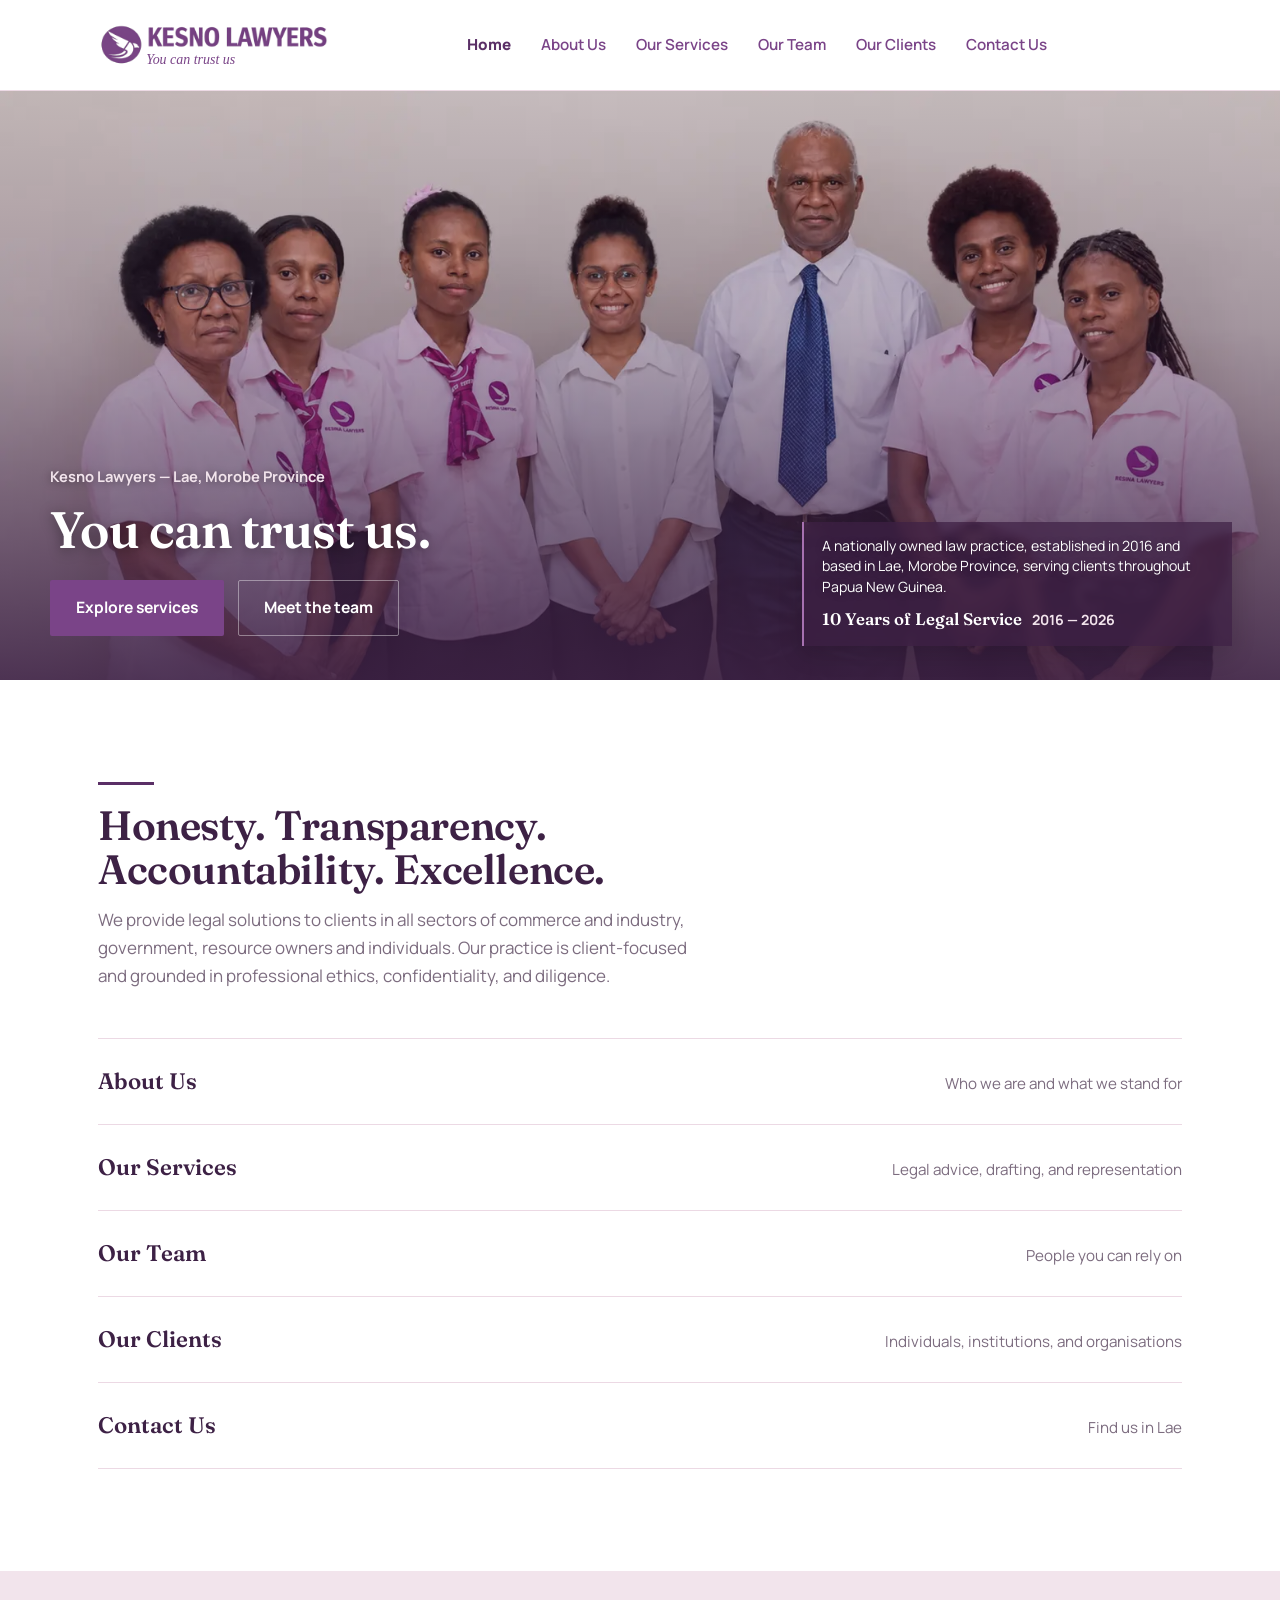
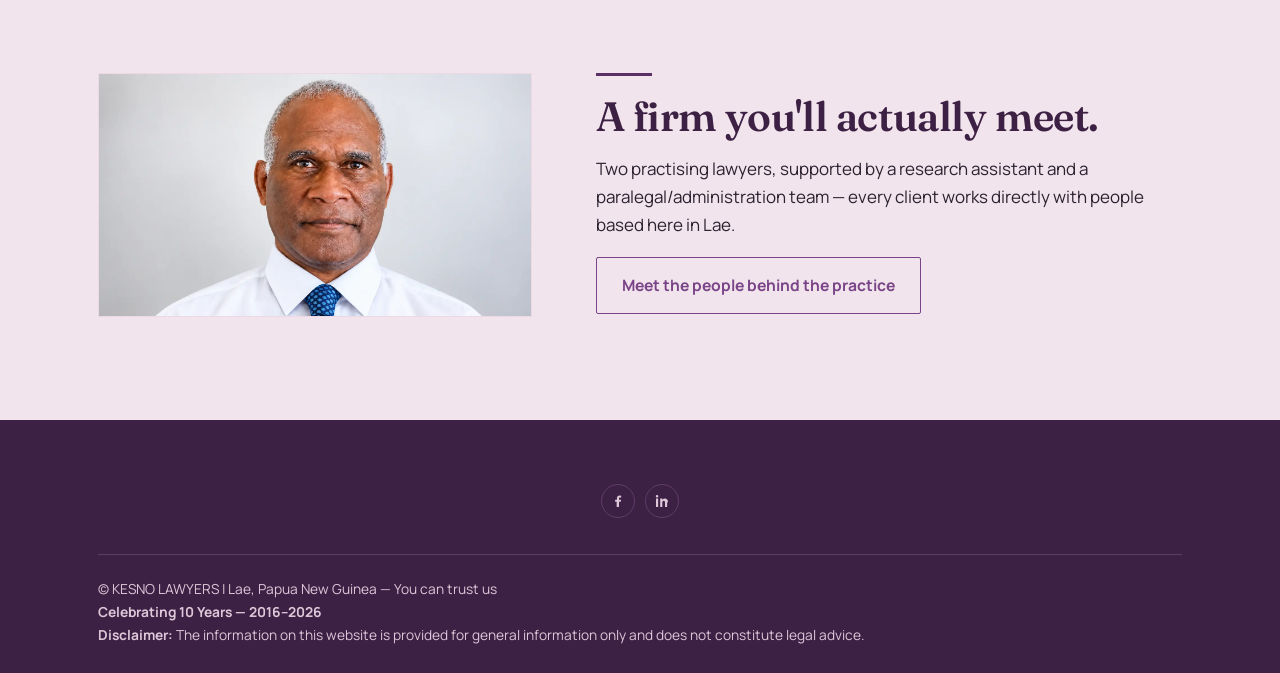
<file: index.html>
<!DOCTYPE html>
<html lang="en">
<head>
<meta charset="UTF-8" />
<meta name="viewport" content="width=device-width, initial-scale=1.0" />

<title>KESNO LAWYERS | You can trust us</title>

<meta name="description" content="KESNO LAWYERS is a nationally owned law firm based in Lae, Morobe Province (Papua New Guinea), providing legal, management, governance and business services to clients throughout Papua New Guinea." />

<link rel="preconnect" href="https://fonts.googleapis.com">
<link rel="preconnect" href="https://fonts.gstatic.com" crossorigin>

<link href="https://fonts.googleapis.com/css2?family=Fraunces:opsz,wght@9..144,500;9..144,600;9..144,700&family=Manrope:wght@500;600;700;800&display=swap" rel="stylesheet">

<link rel="stylesheet" href="css/style.css">
</head>

<body>

<header class="site">

  <div class="nav-row">

    <a class="brand" href="index.html">
      <img src="images/kesno-logo.svg" alt="KESNO LAWYERS logo">
    </a>

    <nav class="primary" aria-label="Primary">
      <a href="index.html" aria-current="page">Home</a>
      <a href="about.html">About Us</a>
      <a href="services.html">Our Services</a>
      <a href="team.html">Our Team</a>
      <a href="clients.html">Our Clients</a>
      <a href="contact.html">Contact Us</a>
    </nav>

    <div class="nav-actions">
      <button
        class="menu-btn"
        id="menuBtn"
        aria-label="Open menu"
        aria-expanded="false">
        <span></span>
      </button>
    </div>

  </div>

  <div class="mobile-panel" id="mobilePanel">
    <div class="wrap">
      <a href="index.html" aria-current="page">Home</a>
      <a href="about.html">About Us</a>
      <a href="services.html">Our Services</a>
      <a href="team.html">Our Team</a>
      <a href="clients.html">Our Clients</a>
      <a href="contact.html">Contact Us</a>
    </div>
  </div>

</header>


<!-- =========================================================
     HERO
     ========================================================= -->

<section class="hero-doc">

  <div
    class="photo"
    style="background-image:url('./images/0-group-photo.webp'); background-position:center 10%;">
  </div>

  <div class="copy">

    <p class="eyebrow">
      Kesno Lawyers — Lae, Morobe Province
    </p>

    <h1>
      You can trust us.
    </h1>

    <div class="hero-cta">

      <a class="btn btn-gold" href="services.html">
        Explore services
      </a>

      <a class="btn btn-outline-ink" href="team.html">
        Meet the team
      </a>

    </div>

  </div>

  <div class="hero-side-note">
    <p>
      A nationally owned law practice, established in 2016 and based in Lae,
      Morobe Province, serving clients throughout Papua New Guinea.
    </p>
    <div class="anniversary-mark" aria-label="10 years of legal service, 2016 to 2026">
      <strong>10 Years of Legal Service</strong>
      <span>2016 — 2026</span>
    </div>
  </div>

</section>


<!-- =========================================================
     INTRO / QUICK LINKS
     ========================================================= -->

<section class="section">

  <div class="wrap">

    <div class="section-head">

      <hr class="rule">

      <h2>
        Honesty. Transparency. Accountability. Excellence.
      </h2>

      <p class="muted">
        We provide legal solutions to clients in all sectors of commerce and
        industry, government, resource owners and individuals. Our practice
        is client-focused and grounded in professional ethics,
        confidentiality, and diligence.
      </p>

    </div>


    <div class="quick-links">

      <a class="quick-link" href="about.html">
        <span class="ql-title">About Us</span>
        <span class="ql-sub muted">
          Who we are and what we stand for
        </span>
      </a>

      <a class="quick-link" href="services.html">
        <span class="ql-title">Our Services</span>
        <span class="ql-sub muted">
          Legal advice, drafting, and representation
        </span>
      </a>

      <a class="quick-link" href="team.html">
        <span class="ql-title">Our Team</span>
        <span class="ql-sub muted">
          People you can rely on
        </span>
      </a>

      <a class="quick-link" href="clients.html">
        <span class="ql-title">Our Clients</span>
        <span class="ql-sub muted">
          Individuals, institutions, and organisations
        </span>
      </a>

      <a class="quick-link" href="contact.html">
        <span class="ql-title">Contact Us</span>
        <span class="ql-sub muted">
          Find us in Lae
        </span>
      </a>

    </div>

  </div>

</section>


<!-- =========================================================
     STEVEN KESNO SECTION
     ========================================================= -->

<section class="section alt">

  <div class="wrap split">

    <div
      class="split-figure"
      style="background-image:url('./images/1-StevenKesno.webp'); background-position:center top;">
    </div>


    <div>

      <hr class="rule">

      <h2 style="font-size:clamp(1.9rem,3.2vw,2.6rem); color:var(--ink); margin-bottom:16px;">
        A firm you'll actually meet.
      </h2>

      <p>
        Two practising lawyers, supported by a research assistant and a
        paralegal/administration team — every client works directly with
        people based here in Lae.
      </p>

      <a class="btn btn-outline" href="team.html">
        Meet the people behind the practice
      </a>

    </div>

  </div>

</section>


<!-- =========================================================
     FOOTER
     ========================================================= -->

<footer class="site">

  <div class="wrap">

      <div class="footer-social" aria-label="KESNO LAWYERS social media">
        <a href="https://www.facebook.com/search/pages/?q=KESNO%20LAWYERS" target="_blank" rel="noopener" aria-label="Find KESNO LAWYERS on Facebook" title="Facebook">
          <svg viewBox="0 0 24 24" aria-hidden="true"><path d="M13.5 21v-8h2.7l.4-3h-3.1V8.1c0-.9.3-1.5 1.6-1.5h1.7V4a22 22 0 0 0-2.4-.1c-2.4 0-4 1.5-4 4.1V10H7.7v3H10v8h3.5Z"/></svg>
        </a>
        <a href="https://www.linkedin.com/search/results/companies/?keywords=KESNO%20LAWYERS" target="_blank" rel="noopener" aria-label="Find KESNO LAWYERS on LinkedIn" title="LinkedIn">
          <svg viewBox="0 0 24 24" aria-hidden="true"><path d="M6.2 8.4H3V21h3.2V8.4ZM4.6 3A1.9 1.9 0 1 0 4.6 6.8 1.9 1.9 0 0 0 4.6 3ZM21 13.8c0-3.8-2-5.6-4.7-5.6-2.2 0-3.2 1.2-3.8 2.1V8.4H9.3V21h3.2v-6.2c0-1.6.3-3.1 2.2-3.1 1.8 0 1.8 1.8 1.8 3.2V21h3.2l.1-7.2Z"/></svg>
        </a>
      </div>

    <div class="footer-bottom">

      © KESNO LAWYERS | Lae, Papua New Guinea —
      You can trust us

      <br>

      <strong>Celebrating 10 Years — 2016–2026</strong>

      <br>

      <strong>Disclaimer:</strong>
      The information on this website is provided for general information
      only and does not constitute legal advice.

    </div>

  </div>

</footer>


<script src="js/main.js"></script>

</body>
</html>
</file>
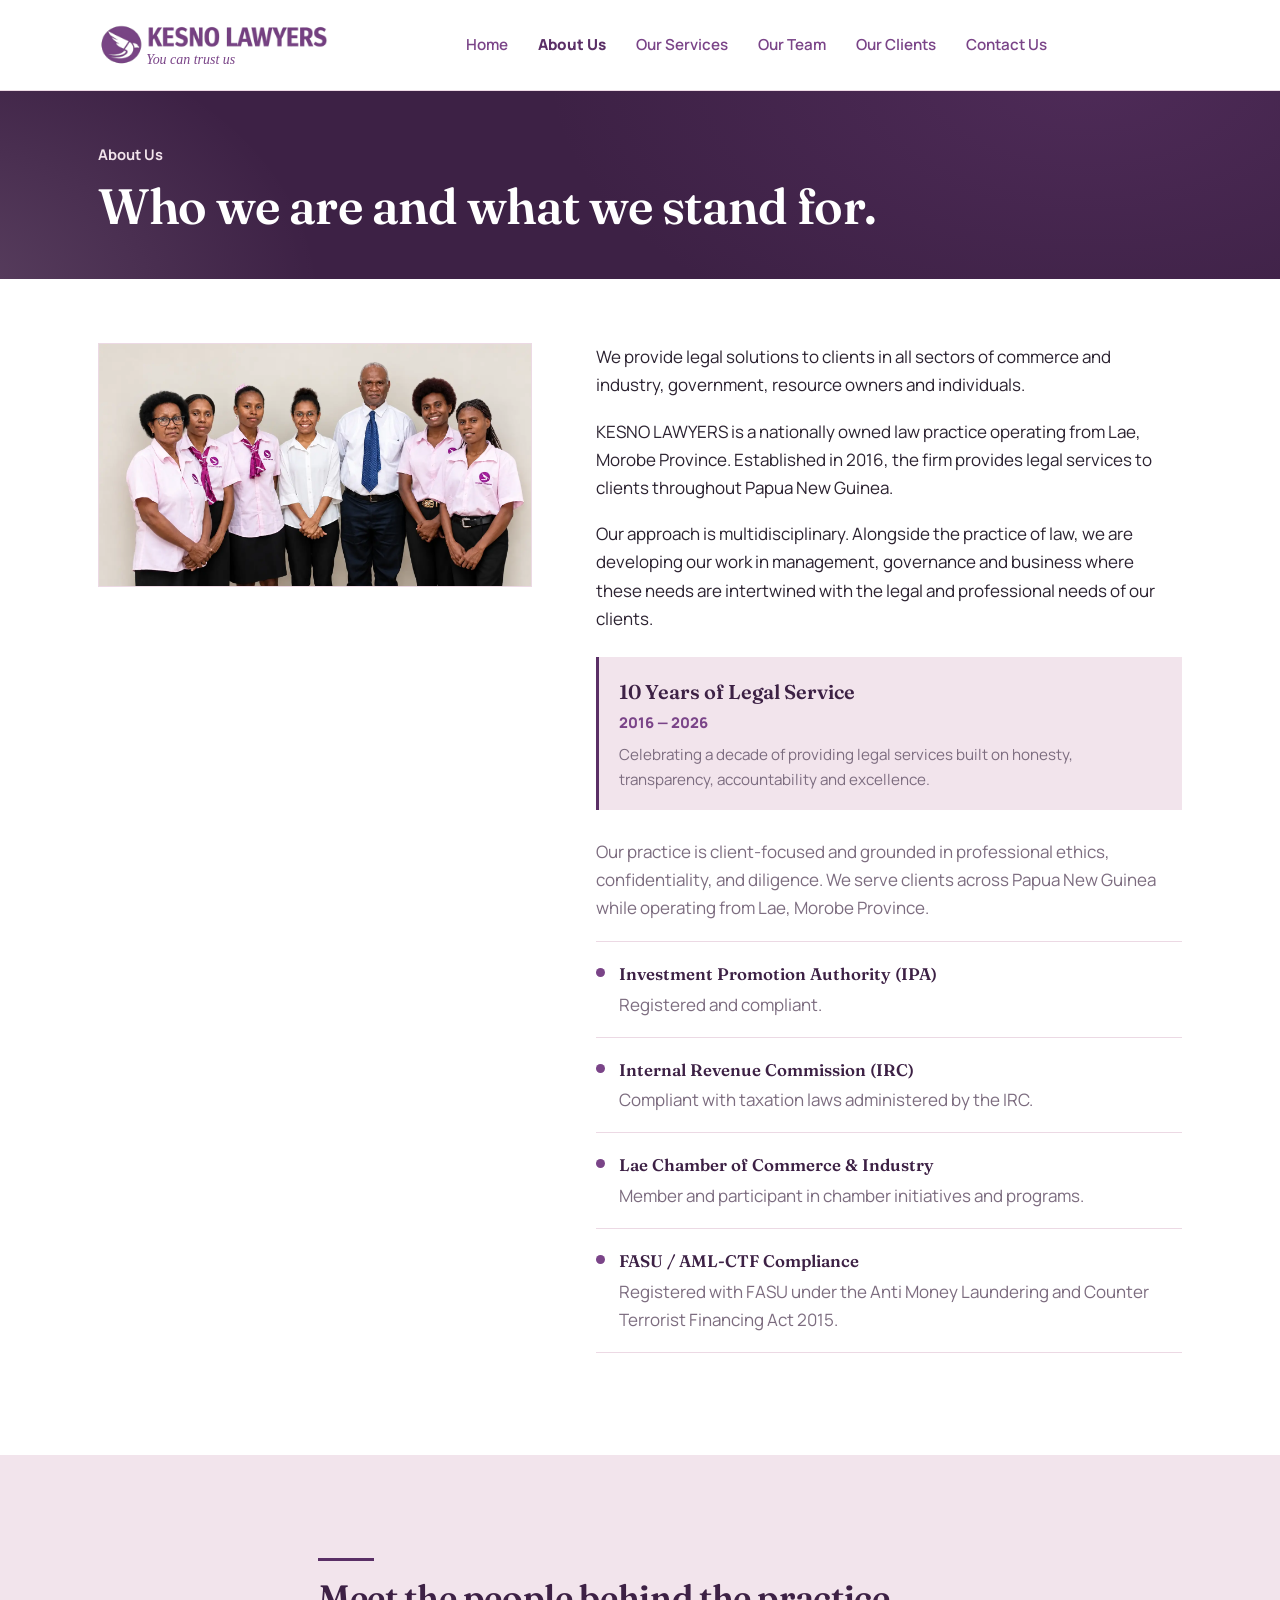
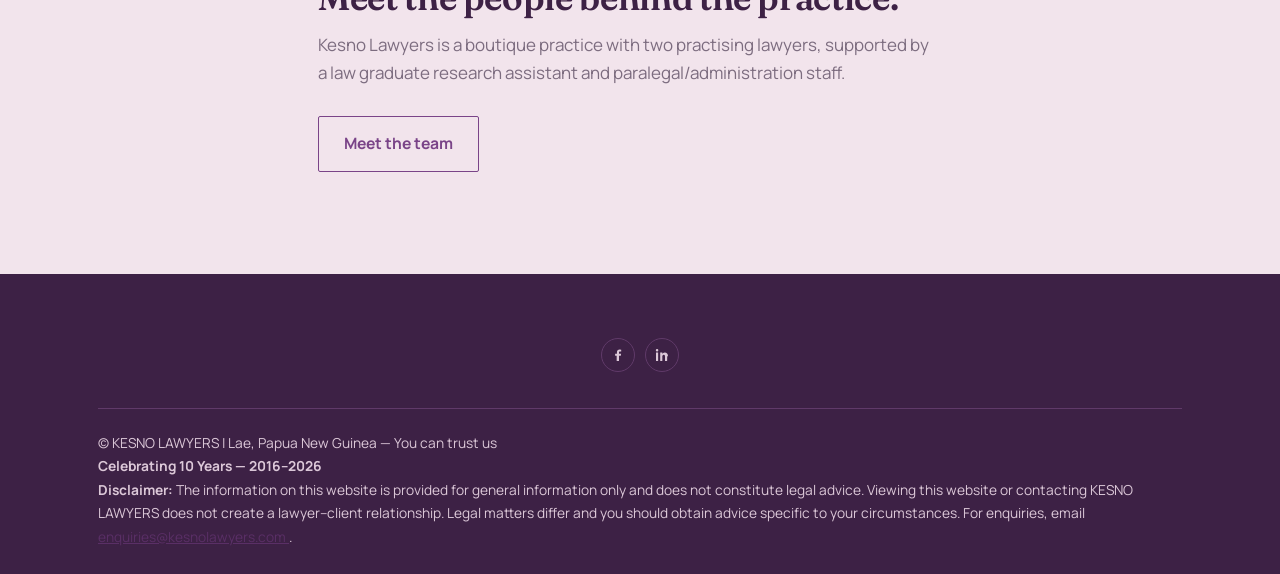
<file: about.html>
<!DOCTYPE html>
<html lang="en">
<head>
<meta charset="UTF-8" />
<meta name="viewport" content="width=device-width, initial-scale=1.0" />

<title>About Us | KESNO LAWYERS</title>

<meta name="description" content="KESNO LAWYERS is a nationally owned law firm based in Lae, Morobe Province (Papua New Guinea), providing legal, management, governance and business services to clients throughout Papua New Guinea." />

<link rel="preconnect" href="https://fonts.googleapis.com">
<link rel="preconnect" href="https://fonts.gstatic.com" crossorigin>

<link href="https://fonts.googleapis.com/css2?family=Fraunces:opsz,wght@9..144,500;9..144,600;9..144,700&family=Manrope:wght@500;600;700;800&display=swap" rel="stylesheet">

<link rel="stylesheet" href="css/style.css">
</head>

<body>


<!-- =========================================================
     HEADER / NAVIGATION
     ========================================================= -->

<header class="site">

  <div class="nav-row">

    <a class="brand" href="index.html">
      <img src="images/kesno-logo.svg" alt="KESNO LAWYERS logo">
    </a>

    <nav class="primary" aria-label="Primary">

      <a href="index.html">
        Home
      </a>

      <a href="about.html" aria-current="page">
        About Us
      </a>

      <a href="services.html">
        Our Services
      </a>

      <a href="team.html">
        Our Team
      </a>

      <a href="clients.html">
        Our Clients
      </a>

      <a href="contact.html">
        Contact Us
      </a>

    </nav>

    <div class="nav-actions">

      <button
        class="menu-btn"
        id="menuBtn"
        aria-label="Open menu"
        aria-expanded="false">

        <span></span>

      </button>

    </div>

  </div>


  <div class="mobile-panel" id="mobilePanel">

    <div class="wrap">

      <a href="index.html">
        Home
      </a>

      <a href="about.html" aria-current="page">
        About Us
      </a>

      <a href="services.html">
        Our Services
      </a>

      <a href="team.html">
        Our Team
      </a>

      <a href="clients.html">
        Our Clients
      </a>

      <a href="contact.html">
        Contact Us
      </a>

    </div>

  </div>

</header>



<!-- =========================================================
     PAGE HERO
     ========================================================= -->

<section class="hero page-hero">

  <div class="wrap hero-grid">

    <div>

      <p class="eyebrow">
        About Us
      </p>

      <h1>
        Who we are and what we stand for.
      </h1>

    </div>

  </div>

</section>



<!-- =========================================================
     ABOUT CONTENT
     ========================================================= -->

<section class="section">

  <div class="wrap split">


    <!--
      IMPORTANT:
      The image is referenced directly here rather than
      through the --img CSS variable.
    -->

    <div
      class="split-figure"
      style="background-image:url('./images/0-group-photo.webp'); background-position:center top;">
    </div>


    <div>

      <p>
        We provide legal solutions to clients in all sectors of commerce
        and industry, government, resource owners and individuals.
      </p>

      <p>
        KESNO LAWYERS is a nationally owned law practice operating from Lae,
        Morobe Province. Established in 2016, the firm provides legal services
        to clients throughout Papua New Guinea.
      </p>

      <p>
        Our approach is multidisciplinary. Alongside the practice of law, we are
        developing our work in management, governance and business where these
        needs are intertwined with the legal and professional needs of our clients.
      </p>

      <div class="anniversary-card">
        <strong>10 Years of Legal Service</strong>
        <span>2016 — 2026</span>
        <p>
          Celebrating a decade of providing legal services built on honesty,
          transparency, accountability and excellence.
        </p>
      </div>

      <p class="muted">
        Our practice is client-focused and grounded in professional ethics,
        confidentiality, and diligence. We serve clients across Papua New
        Guinea while operating from Lae, Morobe Province.
      </p>


      <!-- =====================================================
           COMPLIANCE / MEMBERSHIP
           ===================================================== -->

      <div class="badge-list">


        <div class="badge-row">

          <span class="mark"></span>

          <div>

            <strong>
              Investment Promotion Authority (IPA)
            </strong>

            <span>
              Registered and compliant.
            </span>

          </div>

        </div>


        <div class="badge-row">

          <span class="mark"></span>

          <div>

            <strong>
              Internal Revenue Commission (IRC)
            </strong>

            <span>
              Compliant with taxation laws administered by the IRC.
            </span>

          </div>

        </div>


        <div class="badge-row">

          <span class="mark"></span>

          <div>

            <strong>
              Lae Chamber of Commerce &amp; Industry
            </strong>

            <span>
              Member and participant in chamber initiatives and programs.
            </span>

          </div>

        </div>


        <div class="badge-row">

          <span class="mark"></span>

          <div>

            <strong>
              FASU / AML-CTF Compliance
            </strong>

            <span>
              Registered with FASU under the Anti Money Laundering and
              Counter Terrorist Financing Act 2015.
            </span>

          </div>

        </div>


      </div>

    </div>

  </div>

</section>



<!-- =========================================================
     PEOPLE BEHIND THE PRACTICE
     ========================================================= -->

<section class="section alt">

  <div
    class="wrap"
    style="max-width:74ch;">

    <hr class="rule">

    <h2
      style="font-size:clamp(1.7rem,3vw,2.2rem); color:var(--ink);">

      Meet the people behind the practice.

    </h2>

    <p
      class="muted"
      style="margin-top:14px;">

      Kesno Lawyers is a boutique practice with two practising lawyers,
      supported by a law graduate research assistant and
      paralegal/administration staff.

    </p>

    <a
      class="btn btn-outline"
      href="team.html"
      style="margin-top:10px;">

      Meet the team

    </a>

  </div>

</section>



<!-- =========================================================
     FOOTER
     ========================================================= -->

<footer class="site">

  <div class="wrap">

      <div class="footer-social" aria-label="KESNO LAWYERS social media">
        <a href="https://www.facebook.com/search/pages/?q=KESNO%20LAWYERS" target="_blank" rel="noopener" aria-label="Find KESNO LAWYERS on Facebook" title="Facebook">
          <svg viewBox="0 0 24 24" aria-hidden="true"><path d="M13.5 21v-8h2.7l.4-3h-3.1V8.1c0-.9.3-1.5 1.6-1.5h1.7V4a22 22 0 0 0-2.4-.1c-2.4 0-4 1.5-4 4.1V10H7.7v3H10v8h3.5Z"/></svg>
        </a>
        <a href="https://www.linkedin.com/search/results/companies/?keywords=KESNO%20LAWYERS" target="_blank" rel="noopener" aria-label="Find KESNO LAWYERS on LinkedIn" title="LinkedIn">
          <svg viewBox="0 0 24 24" aria-hidden="true"><path d="M6.2 8.4H3V21h3.2V8.4ZM4.6 3A1.9 1.9 0 1 0 4.6 6.8 1.9 1.9 0 0 0 4.6 3ZM21 13.8c0-3.8-2-5.6-4.7-5.6-2.2 0-3.2 1.2-3.8 2.1V8.4H9.3V21h3.2v-6.2c0-1.6.3-3.1 2.2-3.1 1.8 0 1.8 1.8 1.8 3.2V21h3.2l.1-7.2Z"/></svg>
        </a>
      </div>

    <div class="footer-bottom">

      © KESNO LAWYERS | Lae, Papua New Guinea —
      You can trust us

      <br>

      <strong>Celebrating 10 Years — 2016–2026</strong>

      <br>

      <strong>Disclaimer:</strong>

      The information on this website is provided for general information
      only and does not constitute legal advice. Viewing this website or
      contacting KESNO LAWYERS does not create a lawyer–client relationship.
      Legal matters differ and you should obtain advice specific to your
      circumstances.

      For enquiries,
      email

      <a
        href="mailto:enquiries@kesnolawyers.com"
        style="color:var(--gold);">

        enquiries@kesnolawyers.com

      </a>.

    </div>

  </div>

</footer>



<script src="js/main.js"></script>

</body>
</html>
</file>
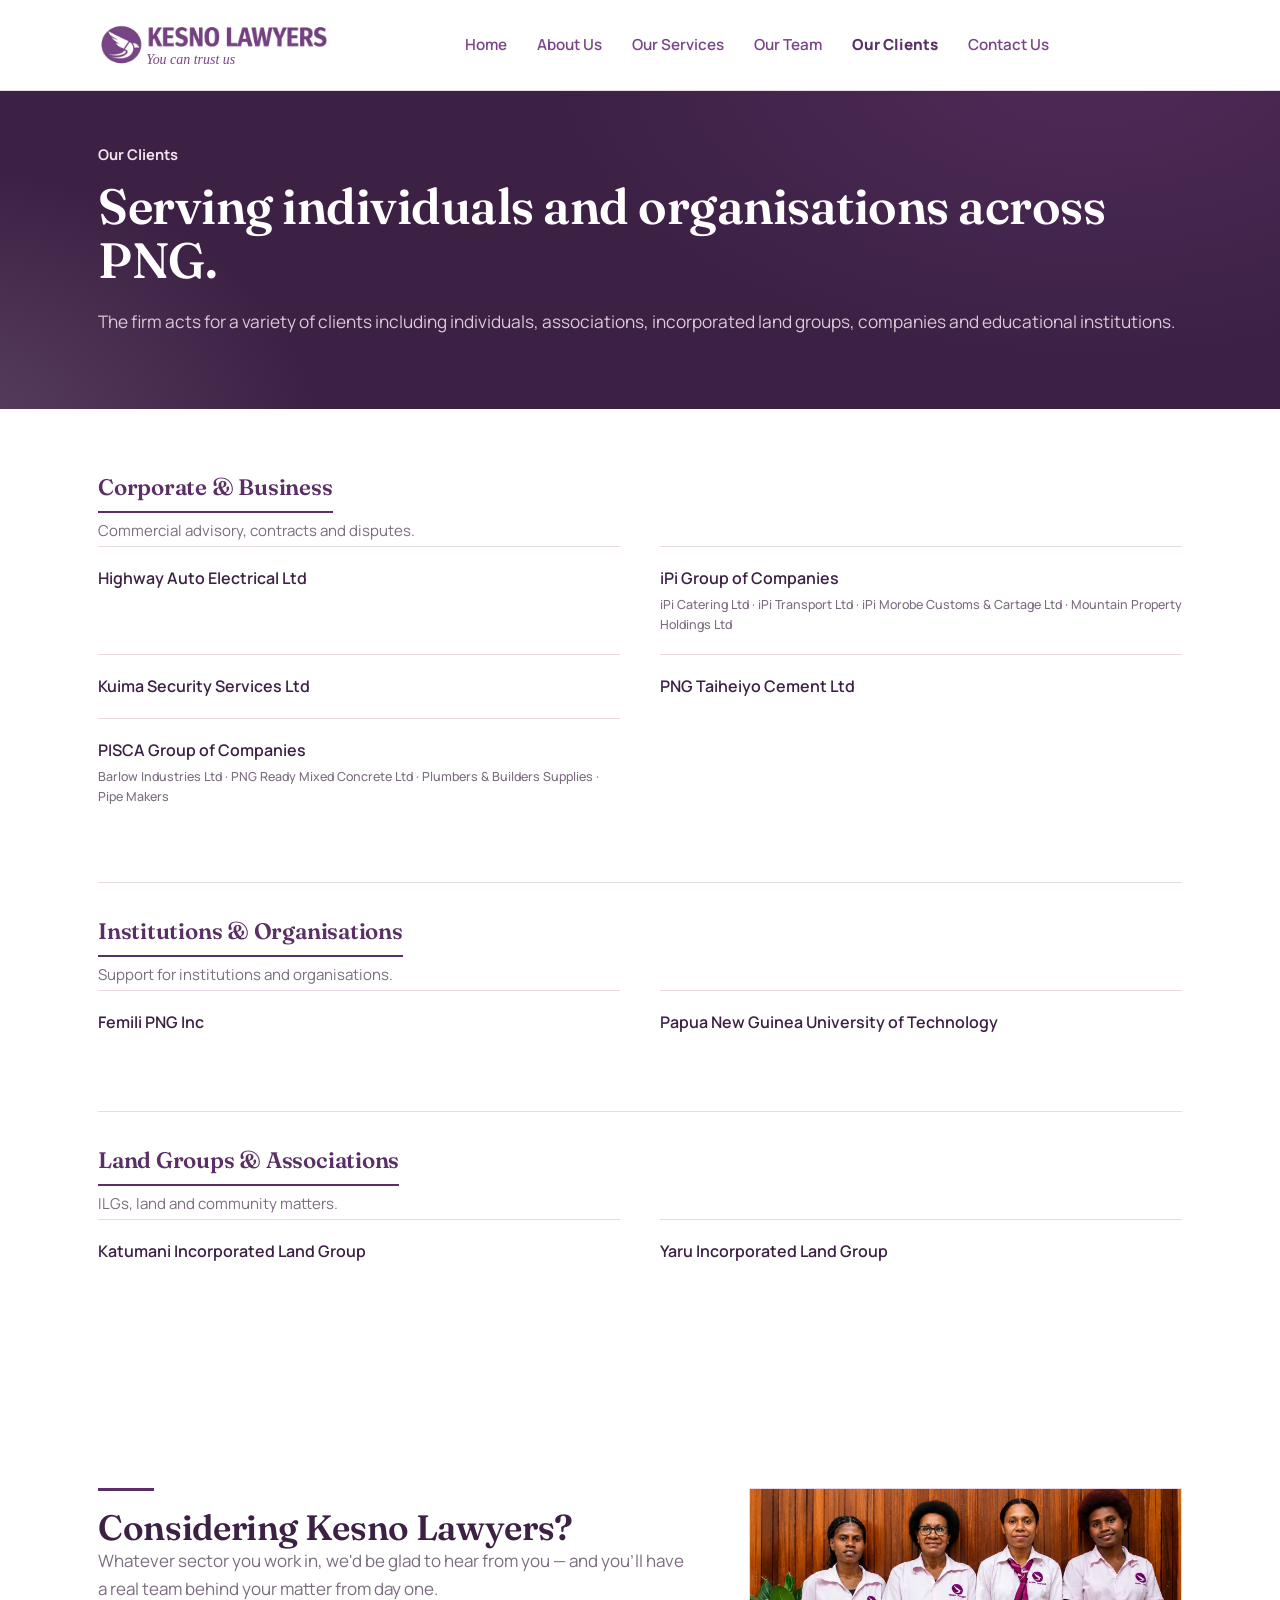
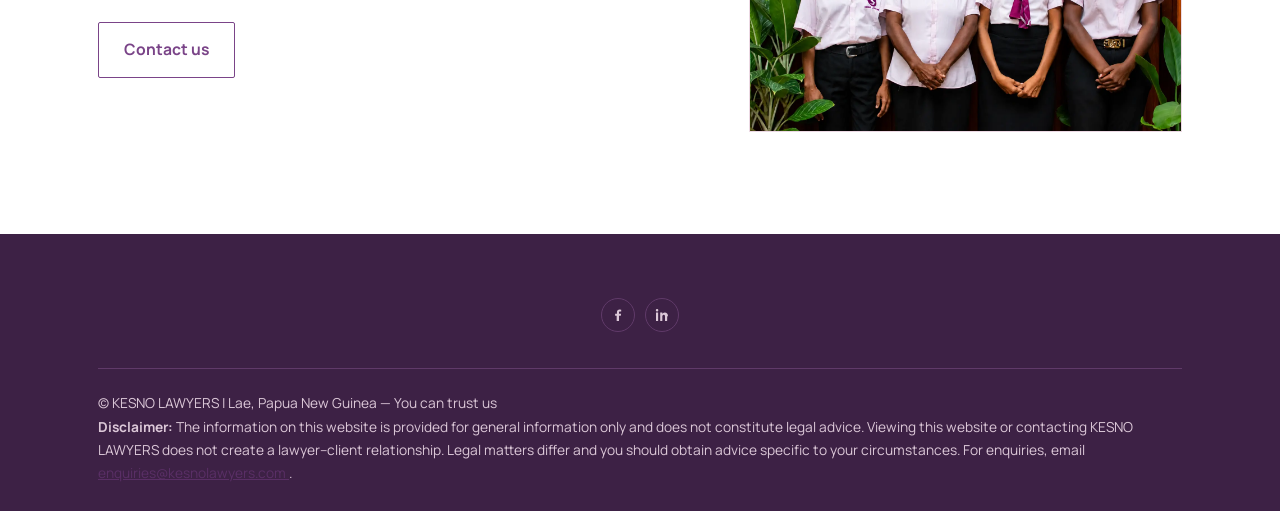
<file: clients.html>
<!DOCTYPE html>
<html lang="en">
<head>
<meta charset="UTF-8" />
<meta name="viewport" content="width=device-width, initial-scale=1.0" />
<title>Our Clients | KESNO LAWYERS</title>
<meta name="description" content="KESNO LAWYERS acts for individuals, associations, incorporated land groups, companies and educational institutions across Papua New Guinea." />

<link rel="preconnect" href="https://fonts.googleapis.com">
<link rel="preconnect" href="https://fonts.gstatic.com" crossorigin>

<link href="https://fonts.googleapis.com/css2?family=Fraunces:opsz,wght@9..144,500;9..144,600;9..144,700&family=Manrope:wght@500;600;700;800&display=swap" rel="stylesheet">

<link rel="stylesheet" href="css/style.css">
</head>

<body>

<header class="site">
  <div class="nav-row">

    <a class="brand" href="index.html">
      <img src="images/kesno-logo.svg" alt="KESNO LAWYERS logo">
    </a>

    <nav class="primary" aria-label="Primary">
      <a href="index.html">Home</a>
      <a href="about.html">About Us</a>
      <a href="services.html">Our Services</a>
      <a href="team.html">Our Team</a>
      <a href="clients.html" aria-current="page">Our Clients</a>
      <a href="contact.html">Contact Us</a>
    </nav>

    <div class="nav-actions">
      <button class="menu-btn" id="menuBtn" aria-label="Open menu" aria-expanded="false">
        <span></span>
      </button>
    </div>

  </div>

  <div class="mobile-panel" id="mobilePanel">
    <div class="wrap">
      <a href="index.html">Home</a>
      <a href="about.html">About Us</a>
      <a href="services.html">Our Services</a>
      <a href="team.html">Our Team</a>
      <a href="clients.html" aria-current="page">Our Clients</a>
      <a href="contact.html">Contact Us</a>
    </div>
  </div>
</header>


<section class="hero page-hero on-ink client-hero">

  <div class="wrap hero-grid">

    <div>
      <p class="eyebrow">Our Clients</p>

      <h1>Serving individuals and organisations across PNG.</h1>

      <p class="lede">
        The firm acts for a variety of clients including individuals,
        associations, incorporated land groups, companies and educational institutions.
      </p>
    </div>

  </div>

</section>


<section class="section client-directory">

  <div class="wrap">

    <div class="client-categories">

      <section class="client-category">
        <div class="client-category-head">
          <h3>Corporate &amp; Business</h3>
          <p>Commercial advisory, contracts and disputes.</p>
        </div>
        <ul class="client-list">
          <li>Highway Auto Electrical Ltd</li>
          <li>
            <span>iPi Group of Companies</span>
            <small>iPi Catering Ltd · iPi Transport Ltd · iPi Morobe Customs &amp; Cartage Ltd · Mountain Property Holdings Ltd</small>
          </li>
          <li>Kuima Security Services Ltd</li>
          <li>PNG Taiheiyo Cement Ltd</li>
          <li>
            <span>PISCA Group of Companies</span>
            <small>Barlow Industries Ltd · PNG Ready Mixed Concrete Ltd · Plumbers &amp; Builders Supplies · Pipe Makers</small>
          </li>
        </ul>
      </section>

      <section class="client-category">
        <div class="client-category-head">
          <h3>Institutions &amp; Organisations</h3>
          <p>Support for institutions and organisations.</p>
        </div>
        <ul class="client-list">
          <li>Femili PNG Inc</li>
          <li>Papua New Guinea University of Technology</li>
        </ul>
      </section>

      <section class="client-category">
        <div class="client-category-head">
          <h3>Land Groups &amp; Associations</h3>
          <p>ILGs, land and community matters.</p>
        </div>
        <ul class="client-list">
          <li>Katumani Incorporated Land Group</li>
          <li>Yaru Incorporated Land Group</li>
        </ul>
      </section>

    </div>

  </div>

</section>


<section class="section">

  <div class="wrap split reverse">

    <!-- FIXED IMAGE REFERENCE -->
    <div
      class="split-figure"
      style="background-image:url('./images/3-Admin-Support.webp');">
    </div>

    <div>

      <hr class="rule">

      <h2 style="font-size:clamp(1.7rem,3vw,2.2rem); color:var(--ink);">
        Considering Kesno Lawyers?
      </h2>

      <p class="muted">
        Whatever sector you work in, we'd be glad to hear from you —
        and you'll have a real team behind your matter from day one.
      </p>

      <a class="btn btn-outline" href="contact.html">
        Contact us
      </a>

    </div>

  </div>

</section>


<footer class="site">

  <div class="wrap">

      <div class="footer-social" aria-label="KESNO LAWYERS social media">
        <a href="https://www.facebook.com/search/pages/?q=KESNO%20LAWYERS" target="_blank" rel="noopener" aria-label="Find KESNO LAWYERS on Facebook" title="Facebook">
          <svg viewBox="0 0 24 24" aria-hidden="true"><path d="M13.5 21v-8h2.7l.4-3h-3.1V8.1c0-.9.3-1.5 1.6-1.5h1.7V4a22 22 0 0 0-2.4-.1c-2.4 0-4 1.5-4 4.1V10H7.7v3H10v8h3.5Z"/></svg>
        </a>
        <a href="https://www.linkedin.com/search/results/companies/?keywords=KESNO%20LAWYERS" target="_blank" rel="noopener" aria-label="Find KESNO LAWYERS on LinkedIn" title="LinkedIn">
          <svg viewBox="0 0 24 24" aria-hidden="true"><path d="M6.2 8.4H3V21h3.2V8.4ZM4.6 3A1.9 1.9 0 1 0 4.6 6.8 1.9 1.9 0 0 0 4.6 3ZM21 13.8c0-3.8-2-5.6-4.7-5.6-2.2 0-3.2 1.2-3.8 2.1V8.4H9.3V21h3.2v-6.2c0-1.6.3-3.1 2.2-3.1 1.8 0 1.8 1.8 1.8 3.2V21h3.2l.1-7.2Z"/></svg>
        </a>
      </div>

    <div class="footer-bottom">

      © KESNO LAWYERS | Lae, Papua New Guinea — You can trust us<br>

      <strong>Disclaimer:</strong>
      The information on this website is provided for general information only
      and does not constitute legal advice. Viewing this website or contacting
      KESNO LAWYERS does not create a lawyer–client relationship. Legal matters
      differ and you should obtain advice specific to your circumstances.

      For enquiries, email
      <a
        href="mailto:enquiries@kesnolawyers.com"
        style="color:var(--gold);">
        enquiries@kesnolawyers.com
      </a>.

    </div>

  </div>

</footer>


<script src="js/main.js"></script>

</body>
</html>
</file>
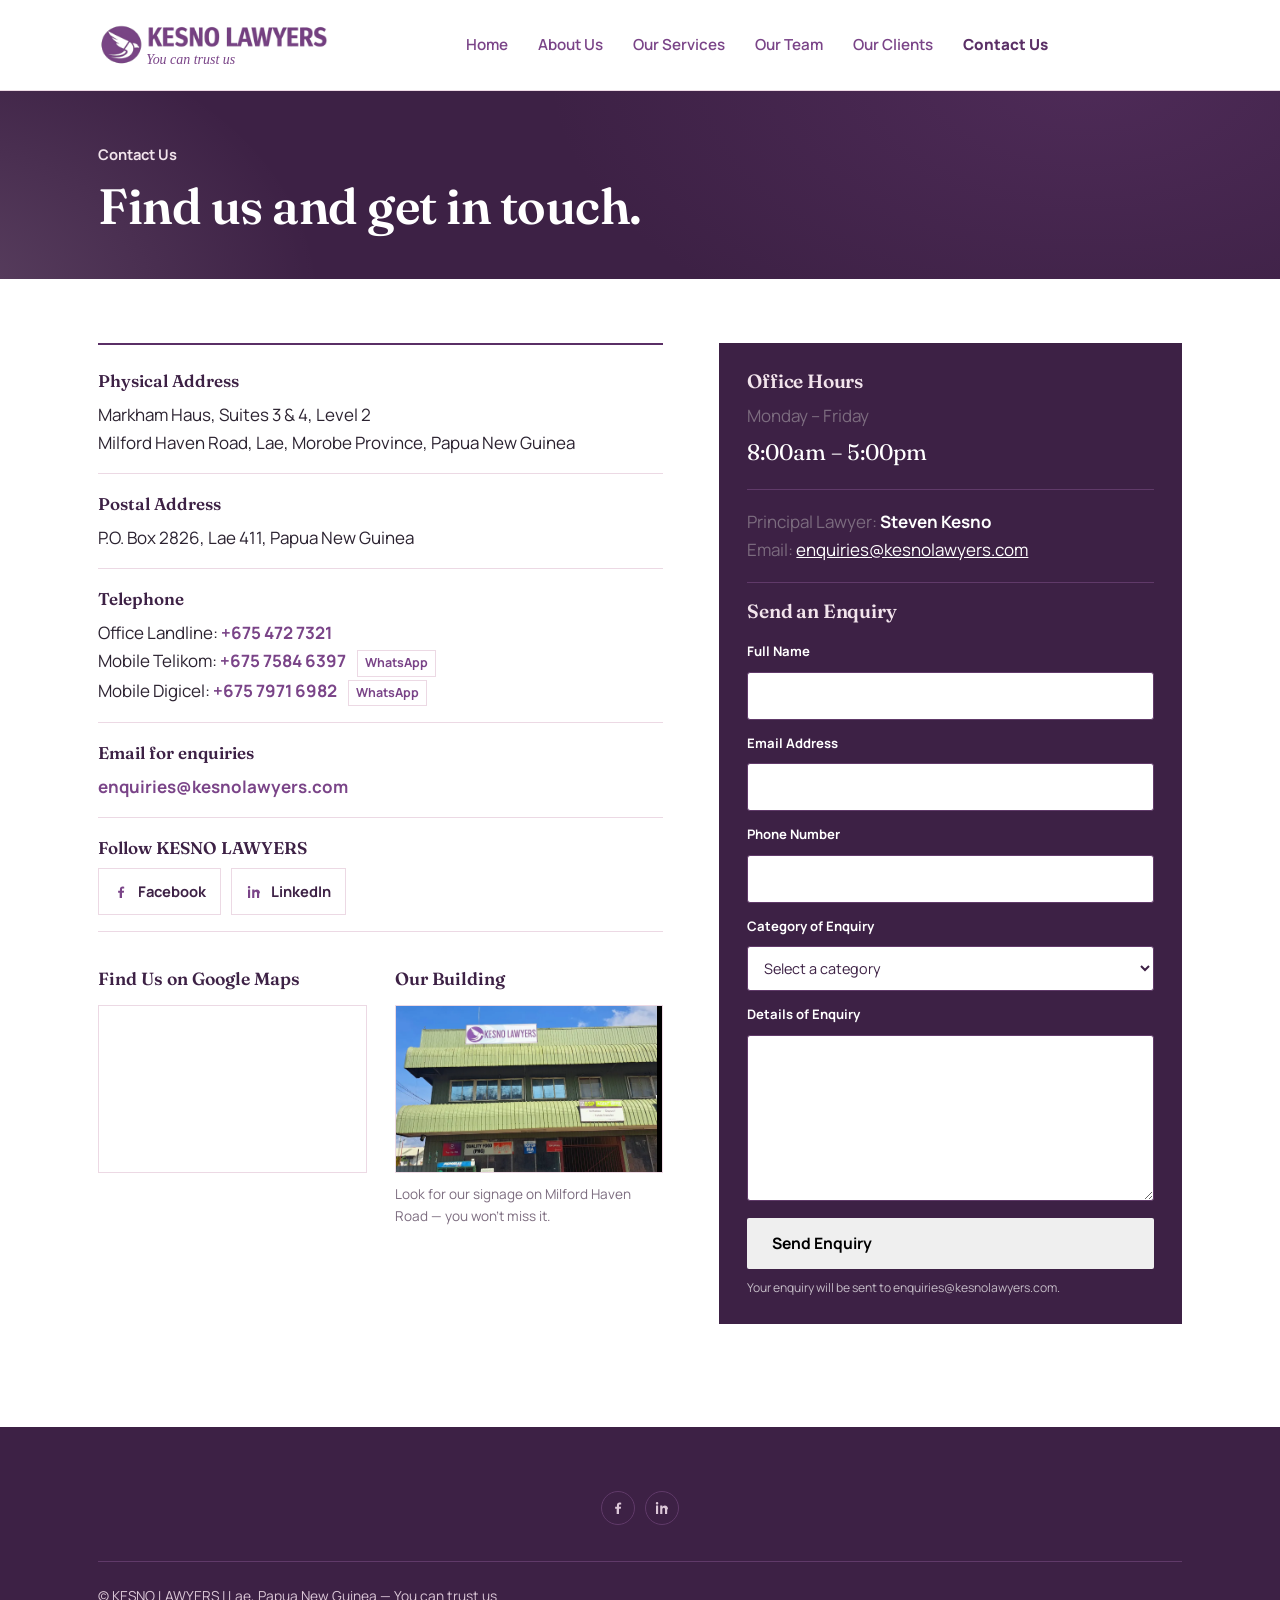
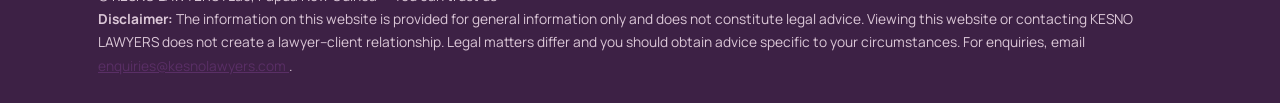
<file: contact.html>
<!DOCTYPE html>
<html lang="en">
<head>
  <meta charset="UTF-8">
  <meta name="viewport" content="width=device-width, initial-scale=1.0">

  <title>Contact Us | KESNO LAWYERS</title>

  <meta
    name="description"
    content="Contact KESNO LAWYERS at Markham Haus, Lae, Morobe Province, Papua New Guinea. Office hours Monday to Friday, 8am to 5pm."
  >

  <!-- Google Fonts -->
  <link rel="preconnect" href="https://fonts.googleapis.com">
  <link rel="preconnect" href="https://fonts.gstatic.com" crossorigin>

  <link
    href="https://fonts.googleapis.com/css2?family=Fraunces:opsz,wght@9..144,500;9..144,600;9..144,700&family=Manrope:wght@500;600;700;800&display=swap"
    rel="stylesheet"
  >

  <!-- Main Stylesheet -->
  <link rel="stylesheet" href="css/style.css">
</head>

<body>

  <!-- =========================
       HEADER / NAVIGATION
  ========================== -->
  <header class="site">

    <div class="nav-row">

      <a class="brand" href="index.html">
        <img
          src="images/kesno-logo.svg"
          alt="KESNO LAWYERS logo"
        >
      </a>

      <nav class="primary" aria-label="Primary navigation">
        <a href="index.html">Home</a>
        <a href="about.html">About Us</a>
        <a href="services.html">Our Services</a>
        <a href="team.html">Our Team</a>
        <a href="clients.html">Our Clients</a>
        <a href="contact.html" aria-current="page">Contact Us</a>
      </nav>

      <div class="nav-actions">
        <button
          class="menu-btn"
          id="menuBtn"
          type="button"
          aria-label="Open menu"
          aria-expanded="false"
        >
          <span></span>
        </button>
      </div>

    </div>

    <!-- Mobile Navigation -->
    <div class="mobile-panel" id="mobilePanel">

      <div class="wrap">
        <a href="index.html">Home</a>
        <a href="about.html">About Us</a>
        <a href="services.html">Our Services</a>
        <a href="team.html">Our Team</a>
        <a href="clients.html">Our Clients</a>
        <a href="contact.html" aria-current="page">Contact Us</a>
      </div>

    </div>

  </header>


  <!-- =========================
       PAGE HERO
  ========================== -->
  <section class="hero page-hero on-ink">

    <div class="wrap hero-grid">

      <div>
        <p class="eyebrow">Contact Us</p>

        <h1>Find us and get in touch.</h1>
      </div>

    </div>

  </section>


  <!-- =========================
       CONTACT INFORMATION
  ========================== -->
  <section class="section">

    <div class="wrap contact-grid">

      <!-- Contact Details -->
      <div class="contact-card">

        <div class="field">
          <strong>Physical Address</strong>

          Markham Haus, Suites 3 &amp; 4, Level 2<br>
          Milford Haven Road, Lae, Morobe Province, Papua New Guinea
        </div>


        <div class="field">
          <strong>Postal Address</strong>

          P.O. Box 2826, Lae 411, Papua New Guinea
        </div>


        <div class="field">
          <strong>Telephone</strong>

          Office Landline:
          <a href="tel:+6754727321">+675 472 7321</a><br>

          Mobile Telikom:
          <a href="tel:+67575846397">+675 7584 6397</a>
          <span class="contact-channel">
            <a class="whatsapp-link" href="https://wa.me/67575846397" target="_blank" rel="noopener" aria-label="WhatsApp KESNO LAWYERS on Telikom">WhatsApp</a>
          </span><br>

          Mobile Digicel:
          <a href="tel:+67579716982">+675 7971 6982</a>
          <span class="contact-channel">
            <a class="whatsapp-link" href="https://wa.me/67579716982" target="_blank" rel="noopener" aria-label="WhatsApp KESNO LAWYERS on Digicel">WhatsApp</a>
          </span>
        </div>


        <div class="field">
          <strong>Email for enquiries</strong>

          <a href="mailto:enquiries@kesnolawyers.com">
            enquiries@kesnolawyers.com
          </a>
        </div>


        <div class="field">
          <strong>Follow KESNO LAWYERS</strong>
          <div class="social-row">
            <a href="https://www.facebook.com/search/pages/?q=KESNO%20LAWYERS" target="_blank" rel="noopener" aria-label="Find KESNO LAWYERS on Facebook">
              <svg viewBox="0 0 24 24" aria-hidden="true"><path d="M13.5 21v-8h2.7l.4-3h-3.1V8.1c0-.9.3-1.5 1.6-1.5h1.7V4a22 22 0 0 0-2.4-.1c-2.4 0-4 1.5-4 4.1V10H7.7v3H10v8h3.5Z"/></svg>
              Facebook
            </a>
            <a href="https://www.linkedin.com/search/results/companies/?keywords=KESNO%20LAWYERS" target="_blank" rel="noopener" aria-label="Find KESNO LAWYERS on LinkedIn">
              <svg viewBox="0 0 24 24" aria-hidden="true"><path d="M6.2 8.4H3V21h3.2V8.4ZM4.6 3A1.9 1.9 0 1 0 4.6 6.8 1.9 1.9 0 0 0 4.6 3ZM21 13.8c0-3.8-2-5.6-4.7-5.6-2.2 0-3.2 1.2-3.8 2.1V8.4H9.3V21h3.2v-6.2c0-1.6.3-3.1 2.2-3.1 1.8 0 1.8 1.8 1.8 3.2V21h3.2l.1-7.2Z"/></svg>
              LinkedIn
            </a>
          </div>
        </div>


        <!-- Find Us -->
        <div class="find-us-grid">

          <div>
            <p class="find-us-label">Find Us on Google Maps</p>
            <div class="map-figure">
              <iframe
                src="https://www.google.com/maps?q=-6.7318244,146.9869306(Kesno+Lawyers)&z=16&output=embed"
                width="100%"
                height="100%"
                style="border:0; display:block;"
                allowfullscreen=""
                loading="lazy"
                referrerpolicy="no-referrer-when-downgrade"
                title="Map showing KESNO LAWYERS, Markham Haus, Milford Haven Road, Lae">
              </iframe>
            </div>
          </div>

          <div>
            <p class="find-us-label">Our Building</p>
            <div
              class="office-figure"
              style="background-image:url('./images/office.webp');">
            </div>
            <p class="muted" style="margin-top:10px; font-size:.85rem;">
              Look for our signage on Milford Haven Road — you won't miss it.
            </p>
          </div>

        </div>

      </div>


      <!-- Office Information -->
      <div class="contact-aside">

        <h3>Office Hours</h3>

        <p class="muted" style="margin:0;">
          Monday – Friday
        </p>

        <p class="hrs">
          8:00am – 5:00pm
        </p>

        <hr>


        <!-- Principal Lawyer -->
        <p class="muted" style="margin:0;">

          Principal Lawyer:
          <strong style="color:#fff;">
            Steven Kesno
          </strong>

          <br>

          Email:
          <a href="mailto:enquiries@kesnolawyers.com">
            enquiries@kesnolawyers.com
          </a>

        </p>


        <hr>

        <!-- Enquiry Form -->
        <div class="contact-form-wrap">
          <h3>Send an Enquiry</h3>

          <form id="enquiryForm" action="https://formsubmit.co/ajax/enquiries@kesnolawyers.com" method="POST">
            <input type="hidden" name="_subject" value="New website enquiry | KESNO LAWYERS">
            <input type="hidden" name="_captcha" value="true">
            <input type="hidden" name="_template" value="table">

            <label for="name">Full Name</label>
            <input id="name" name="name" type="text" autocomplete="name" required>

            <label for="email">Email Address</label>
            <input id="email" name="email" type="email" autocomplete="email" required>

            <label for="phone">Phone Number</label>
            <input id="phone" name="phone" type="tel" autocomplete="tel">

            <label for="category">Category of Enquiry</label>
            <select id="category" name="category" required>
              <option value="" selected disabled>Select a category</option>
              <option value="General Enquiry">General Enquiry</option>
              <option value="Legal Services">Legal Services</option>
              <option value="Management, Governance & Business">Management, Governance &amp; Business</option>
              <option value="Other">Other</option>
            </select>

            <label for="details">Details of Enquiry</label>
            <textarea id="details" name="details" rows="6" required></textarea>

            <button class="btn" type="submit">Send Enquiry</button>
          </form>

          <p id="formStatus" class="form-note" role="status" aria-live="polite">
            Your enquiry will be sent to enquiries@kesnolawyers.com.
          </p>
        </div>

      </div>

    </div>

  </section>


  <!-- =========================
       FOOTER
  ========================== -->
  <footer class="site">

    <div class="wrap">

        <div class="footer-social" aria-label="KESNO LAWYERS social media">
        <a href="https://www.facebook.com/search/pages/?q=KESNO%20LAWYERS" target="_blank" rel="noopener" aria-label="Find KESNO LAWYERS on Facebook" title="Facebook">
          <svg viewBox="0 0 24 24" aria-hidden="true"><path d="M13.5 21v-8h2.7l.4-3h-3.1V8.1c0-.9.3-1.5 1.6-1.5h1.7V4a22 22 0 0 0-2.4-.1c-2.4 0-4 1.5-4 4.1V10H7.7v3H10v8h3.5Z"/></svg>
        </a>
        <a href="https://www.linkedin.com/search/results/companies/?keywords=KESNO%20LAWYERS" target="_blank" rel="noopener" aria-label="Find KESNO LAWYERS on LinkedIn" title="LinkedIn">
          <svg viewBox="0 0 24 24" aria-hidden="true"><path d="M6.2 8.4H3V21h3.2V8.4ZM4.6 3A1.9 1.9 0 1 0 4.6 6.8 1.9 1.9 0 0 0 4.6 3ZM21 13.8c0-3.8-2-5.6-4.7-5.6-2.2 0-3.2 1.2-3.8 2.1V8.4H9.3V21h3.2v-6.2c0-1.6.3-3.1 2.2-3.1 1.8 0 1.8 1.8 1.8 3.2V21h3.2l.1-7.2Z"/></svg>
        </a>
      </div>

    <div class="footer-bottom">

        © KESNO LAWYERS | Lae, Papua New Guinea —
        You can trust us

        <br>

        <strong>Disclaimer:</strong>

        The information on this website is provided for general information
        only and does not constitute legal advice. Viewing this website or
        contacting KESNO LAWYERS does not create a lawyer–client relationship.
        Legal matters differ and you should obtain advice specific to your
        circumstances.

        For enquiries, email

        <a
          href="mailto:enquiries@kesnolawyers.com"
          style="color:var(--gold);"
        >
          enquiries@kesnolawyers.com
        </a>.

      </div>

    </div>

  </footer>


  <script>
    (function(){
      var form = document.getElementById('enquiryForm');
      var status = document.getElementById('formStatus');
      if (!form || !status) return;

      form.addEventListener('submit', function(event){
        event.preventDefault();

        var button = form.querySelector('button[type="submit"]');
        var originalText = button ? button.textContent : 'Send Enquiry';
        if (button) {
          button.disabled = true;
          button.textContent = 'Sending…';
        }
        status.textContent = 'Sending your enquiry…';

        fetch(form.action, {
          method: 'POST',
          body: new FormData(form),
          headers: { 'Accept': 'application/json' }
        })
        .then(function(response){
          return response.json().then(function(data){
            if (!response.ok || data.success === false) {
              throw new Error(data.message || 'Unable to send the enquiry.');
            }
            return data;
          });
        })
        .then(function(){
          form.reset();
          status.textContent = 'Thank you. Your enquiry has been sent successfully. We will get back to you as soon as possible.';
        })
        .catch(function(){
          status.textContent = 'We could not send your enquiry right now. Please email enquiries@kesnolawyers.com directly or call our office.';
        })
        .finally(function(){
          if (button) {
            button.disabled = false;
            button.textContent = originalText;
          }
        });
      });
    })();
  </script>

  <!-- Main JavaScript -->
  <script src="js/main.js"></script>

</body>
</html>
</file>
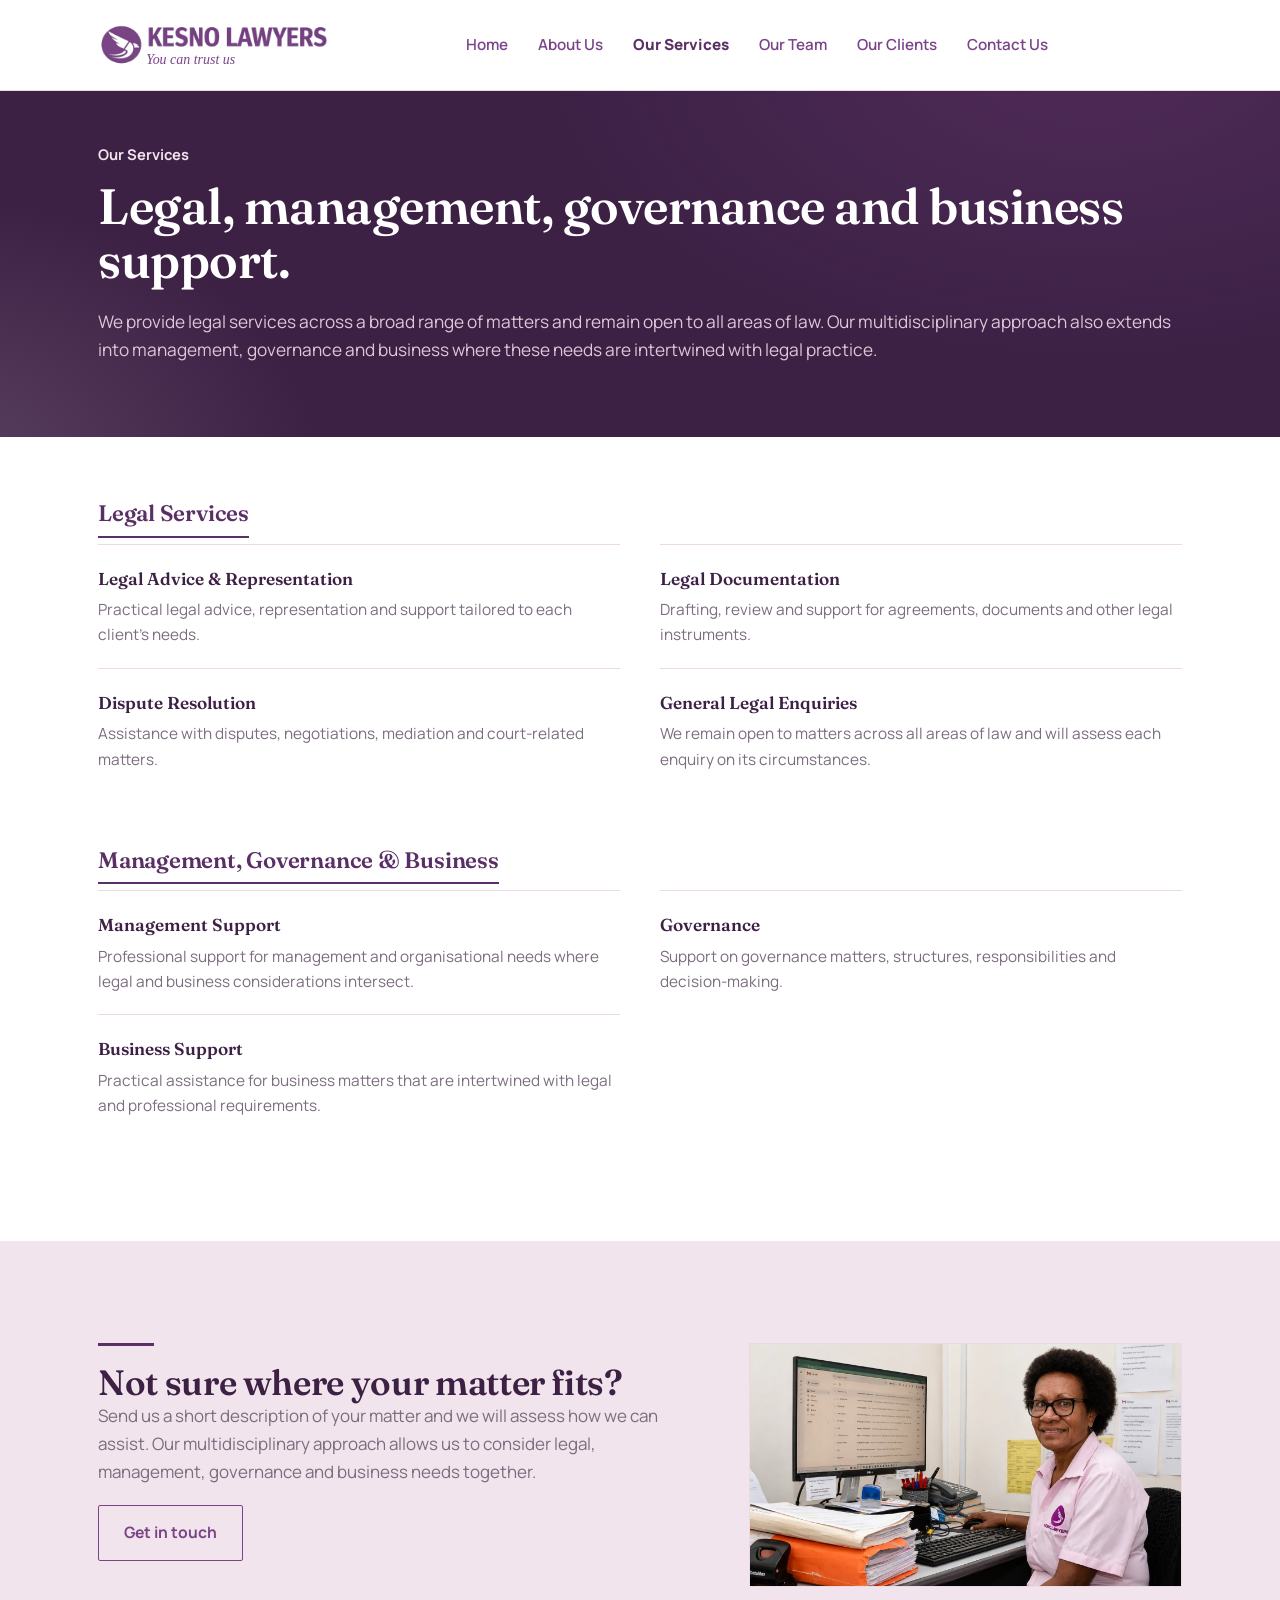
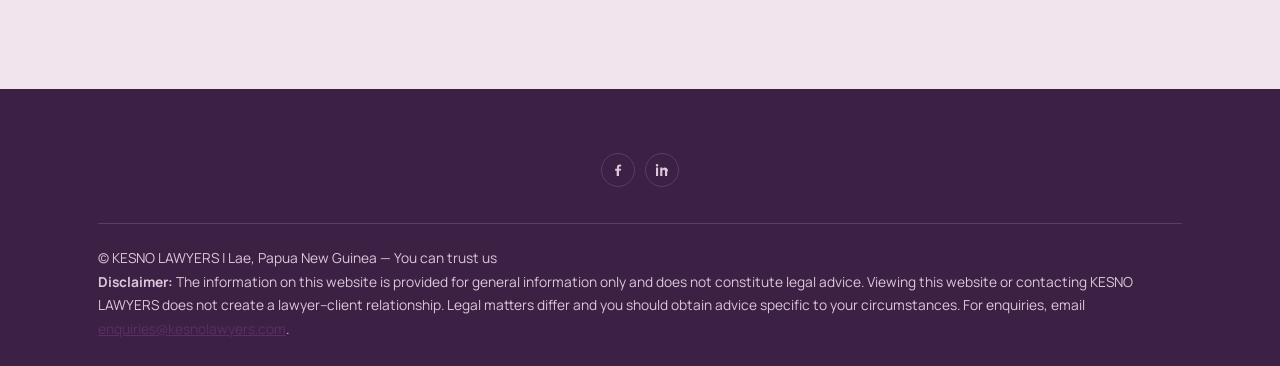
<file: services.html>
<!DOCTYPE html>
<html lang="en">
<head>
<meta charset="UTF-8" />
<meta name="viewport" content="width=device-width, initial-scale=1.0" />
<title>Our Services | KESNO LAWYERS</title>
<meta name="description" content="Legal and professional services from KESNO LAWYERS in Lae, Papua New Guinea, with a multidisciplinary approach to legal practice, management, governance and business." />
<link rel="preconnect" href="https://fonts.googleapis.com">
<link rel="preconnect" href="https://fonts.gstatic.com" crossorigin>
<link href="https://fonts.googleapis.com/css2?family=Fraunces:opsz,wght@9..144,500;9..144,600;9..144,700&family=Manrope:wght@500;600;700;800&display=swap" rel="stylesheet">
<link rel="stylesheet" href="css/style.css">
</head>
<body>

<header class="site">
  <div class="nav-row">
    <a class="brand" href="index.html">
      <img src="images/kesno-logo.svg" alt="KESNO LAWYERS logo">
    </a>
    <nav class="primary" aria-label="Primary">
      <a href="index.html">Home</a>
      <a href="about.html">About Us</a>
      <a href="services.html" aria-current="page">Our Services</a>
      <a href="team.html">Our Team</a>
      <a href="clients.html">Our Clients</a>
      <a href="contact.html">Contact Us</a>
    </nav>
    <div class="nav-actions">
      <button class="menu-btn" id="menuBtn" aria-label="Open menu" aria-expanded="false"><span></span></button>
    </div>
  </div>
  <div class="mobile-panel" id="mobilePanel">
    <div class="wrap">
      <a href="index.html">Home</a>
      <a href="about.html">About Us</a>
      <a href="services.html" aria-current="page">Our Services</a>
      <a href="team.html">Our Team</a>
      <a href="clients.html">Our Clients</a>
      <a href="contact.html">Contact Us</a>
    </div>
  </div>
</header>

<section class="hero page-hero">
  <div class="wrap hero-grid">
    <div>
      <p class="eyebrow">Our Services</p>
      <h1>Legal, management, governance and business support.</h1>
      <p class="lede">We provide legal services across a broad range of matters and remain open to all areas of law. Our multidisciplinary approach also extends into management, governance and business where these needs are intertwined with legal practice.</p>
    </div>
  </div>
</section>

<section class="section">
  <div class="wrap service-groups">

    <div class="service-group">
      <h3>Legal Services</h3>
      <div class="service-list">
        <div class="service-item"><strong>Legal Advice &amp; Representation</strong><span>Practical legal advice, representation and support tailored to each client's needs.</span></div>
        <div class="service-item"><strong>Legal Documentation</strong><span>Drafting, review and support for agreements, documents and other legal instruments.</span></div>
        <div class="service-item"><strong>Dispute Resolution</strong><span>Assistance with disputes, negotiations, mediation and court-related matters.</span></div>
        <div class="service-item"><strong>General Legal Enquiries</strong><span>We remain open to matters across all areas of law and will assess each enquiry on its circumstances.</span></div>
      </div>
    </div>

    <div class="service-group">
      <h3>Management, Governance &amp; Business</h3>
      <div class="service-list">
        <div class="service-item"><strong>Management Support</strong><span>Professional support for management and organisational needs where legal and business considerations intersect.</span></div>
        <div class="service-item"><strong>Governance</strong><span>Support on governance matters, structures, responsibilities and decision-making.</span></div>
        <div class="service-item"><strong>Business Support</strong><span>Practical assistance for business matters that are intertwined with legal and professional requirements.</span></div>
      </div>
    </div>

  </div>
</section>

<section class="section alt">
  <div class="wrap split reverse">
    <div class="split-figure" style="background-image:url('./images/2-Admin-Manager.webp');"></div>
    <div>
      <hr class="rule">
      <h2 style="font-size:clamp(1.7rem,3vw,2.2rem); color:var(--ink);">Not sure where your matter fits?</h2>
      <p class="muted">Send us a short description of your matter and we will assess how we can assist. Our multidisciplinary approach allows us to consider legal, management, governance and business needs together.</p>
      <a class="btn btn-outline" href="contact.html">Get in touch</a>
    </div>
  </div>
</section>

<footer class="site">
  <div class="wrap">
      <div class="footer-social" aria-label="KESNO LAWYERS social media">
        <a href="https://www.facebook.com/search/pages/?q=KESNO%20LAWYERS" target="_blank" rel="noopener" aria-label="Find KESNO LAWYERS on Facebook" title="Facebook">
          <svg viewBox="0 0 24 24" aria-hidden="true"><path d="M13.5 21v-8h2.7l.4-3h-3.1V8.1c0-.9.3-1.5 1.6-1.5h1.7V4a22 22 0 0 0-2.4-.1c-2.4 0-4 1.5-4 4.1V10H7.7v3H10v8h3.5Z"/></svg>
        </a>
        <a href="https://www.linkedin.com/search/results/companies/?keywords=KESNO%20LAWYERS" target="_blank" rel="noopener" aria-label="Find KESNO LAWYERS on LinkedIn" title="LinkedIn">
          <svg viewBox="0 0 24 24" aria-hidden="true"><path d="M6.2 8.4H3V21h3.2V8.4ZM4.6 3A1.9 1.9 0 1 0 4.6 6.8 1.9 1.9 0 0 0 4.6 3ZM21 13.8c0-3.8-2-5.6-4.7-5.6-2.2 0-3.2 1.2-3.8 2.1V8.4H9.3V21h3.2v-6.2c0-1.6.3-3.1 2.2-3.1 1.8 0 1.8 1.8 1.8 3.2V21h3.2l.1-7.2Z"/></svg>
        </a>
      </div>

    <div class="footer-bottom">
      © KESNO LAWYERS | Lae, Papua New Guinea — You can trust us<br>
      <strong>Disclaimer:</strong> The information on this website is provided for general information only and does not constitute legal advice. Viewing this website or contacting KESNO LAWYERS does not create a lawyer–client relationship. Legal matters differ and you should obtain advice specific to your circumstances. For enquiries, email <a href="mailto:enquiries@kesnolawyers.com" style="color:var(--gold);">enquiries@kesnolawyers.com</a>.
    </div>
  </div>
</footer>

<script src="js/main.js"></script>
</body>
</html>
</file>
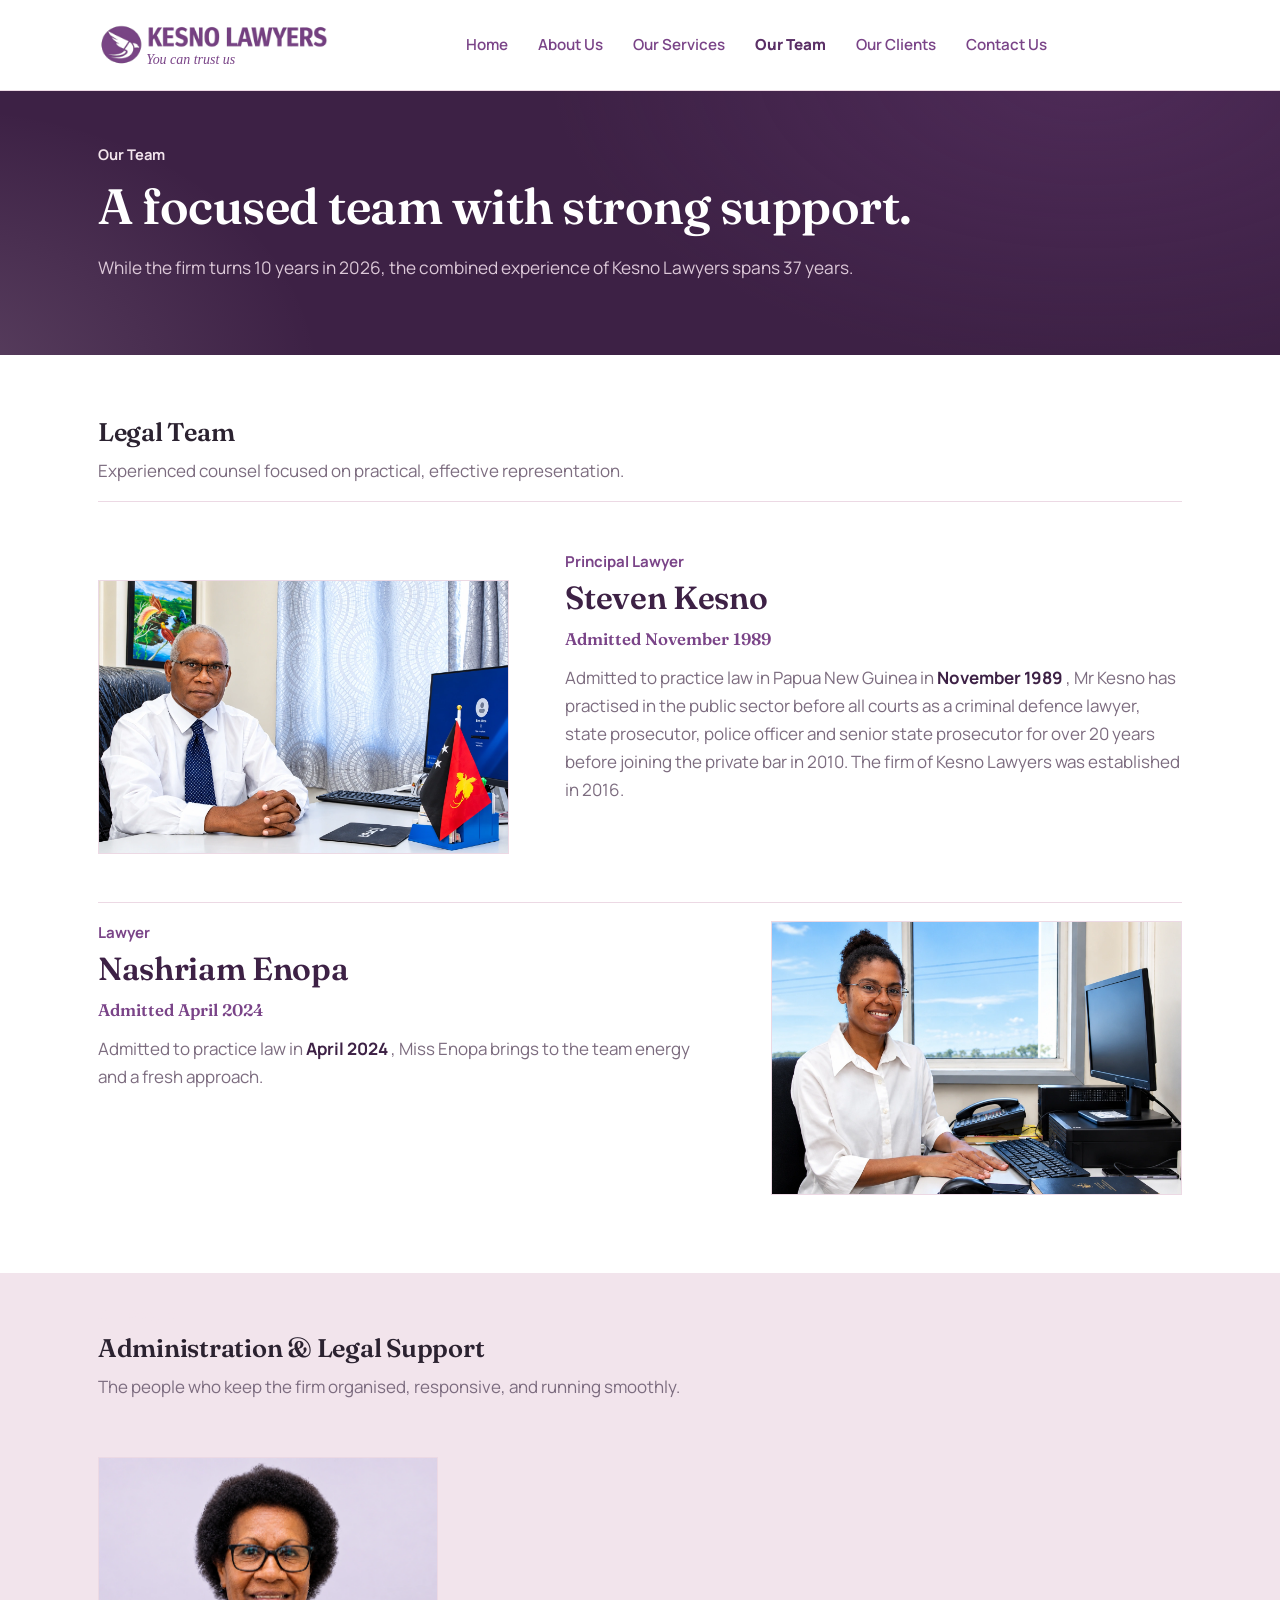
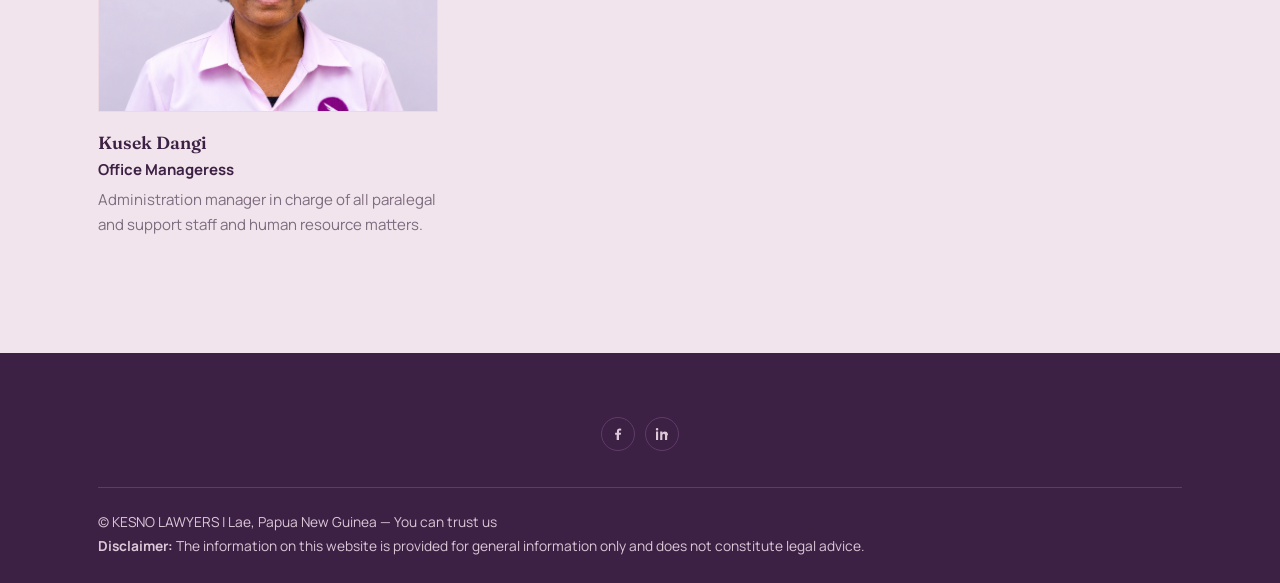
<file: team.html>
<!DOCTYPE html>
<html lang="en">
<head>
<meta charset="UTF-8" />
<meta name="viewport" content="width=device-width, initial-scale=1.0" />

<title>Our Team | KESNO LAWYERS</title>

<meta name="description" content="Meet the team at KESNO LAWYERS, a nationally owned practice in Lae, Morobe Province, Papua New Guinea." />

<link rel="preconnect" href="https://fonts.googleapis.com">
<link rel="preconnect" href="https://fonts.gstatic.com" crossorigin>

<link href="https://fonts.googleapis.com/css2?family=Fraunces:opsz,wght@9..144,500;9..144,600;9..144,700&family=Manrope:wght@500;600;700;800&display=swap" rel="stylesheet">

<link rel="stylesheet" href="css/style.css">
</head>

<body>


<!-- =========================================================
     HEADER / NAVIGATION
     ========================================================= -->

<header class="site">

  <div class="nav-row">

    <a class="brand" href="index.html">
      <img src="images/kesno-logo.svg" alt="KESNO LAWYERS logo">
    </a>

    <nav class="primary" aria-label="Primary">

      <a href="index.html">
        Home
      </a>

      <a href="about.html">
        About Us
      </a>

      <a href="services.html">
        Our Services
      </a>

      <a href="team.html" aria-current="page">
        Our Team
      </a>

      <a href="clients.html">
        Our Clients
      </a>

      <a href="contact.html">
        Contact Us
      </a>

    </nav>

    <div class="nav-actions">

      <button
        class="menu-btn"
        id="menuBtn"
        aria-label="Open menu"
        aria-expanded="false">

        <span></span>

      </button>

    </div>

  </div>


  <div class="mobile-panel" id="mobilePanel">

    <div class="wrap">

      <a href="index.html">
        Home
      </a>

      <a href="about.html">
        About Us
      </a>

      <a href="services.html">
        Our Services
      </a>

      <a href="team.html" aria-current="page">
        Our Team
      </a>

      <a href="clients.html">
        Our Clients
      </a>

      <a href="contact.html">
        Contact Us
      </a>

    </div>

  </div>

</header>



<!-- =========================================================
     PAGE HERO
     ========================================================= -->

<section class="hero page-hero">

  <div class="wrap hero-grid">

    <div>

      <p class="eyebrow">
        Our Team
      </p>

      <h1>
        A focused team with strong support.
      </h1>

      <p class="lede">
        While the firm turns 10 years in 2026, the combined experience of Kesno Lawyers spans 37 years.
      </p>

    </div>

  </div>

</section>



<!-- =========================================================
     LEGAL TEAM
     ========================================================= -->

<section class="section team-legal-section">

  <div class="wrap">

    <div class="team-section-heading">
      <h2>Legal Team</h2>
      <p>Experienced counsel focused on practical, effective representation.</p>
    </div>

    <!-- =====================================================
         STEVEN KESNO
         ===================================================== -->

    <div class="lawyer principal-lawyer">

      <div class="lawyer-photos">

        <!-- Direct background image reference -->
        <div
          class="lawyer-figure"
          style="background-image:url('./images/2-StevenKesno.webp'); background-position:center top;">
        </div>

      </div>


      <div>

        <p class="lawyer-role">
          Principal Lawyer
        </p>

        <h3>
          Steven Kesno
        </h3>

        <p class="admitted">
          Admitted November 1989
        </p>

        <p class="muted">

          Admitted to practice law in Papua New Guinea in
          <strong style="color:var(--ink);">
            November 1989
          </strong>, Mr Kesno has practised in the public sector before all
          courts as a criminal defence lawyer, state prosecutor, police
          officer and senior state prosecutor for over 20 years before
          joining the private bar in 2010. The firm of Kesno Lawyers was
          established in 2016.

        </p>

      </div>

    </div>



    <!-- =====================================================
         NASHRIAM ENOPA
         ===================================================== -->

    <div class="lawyer reverse">

      <div class="lawyer-photos">

        <!-- Direct background image reference -->
        <div
          class="lawyer-figure"
          style="background-image:url('./images/2-Nashriam-Enopa.webp'); background-position:center top;">
        </div>

      </div>


      <div>

        <p class="lawyer-role">
          Lawyer
        </p>

        <h3>
          Nashriam Enopa
        </h3>

        <p class="admitted">
          Admitted April 2024
        </p>

        <p class="muted">

          Admitted to practice law in
          <strong style="color:var(--ink);">
            April 2024
          </strong>, Miss Enopa brings to the team energy and a fresh approach.

        </p>

      </div>

    </div>

  </div>

</section>



<!-- =========================================================
     ADMINISTRATION TEAM
     ========================================================= -->

<section class="section alt team-admin-section">

  <div class="wrap">

    <div class="team-section-heading">
      <p class="eyebrow">Our People</p>
      <h2>Administration &amp; Legal Support</h2>
      <p>The people who keep the firm organised, responsive, and running smoothly.</p>
    </div>

    <div class="staff-grid">

      <div class="staff-card">
        <div
          class="photo"
          style="background-image:url('./images/1-Admin-Manager.webp');">
        </div>

        <strong>Kusek Dangi</strong>

        <span class="staff-role">
          Office Manageress
        </span>

        <p class="staff-overview">
          Administration manager in charge of all paralegal and support staff and human resource matters.
        </p>
      </div>

    </div>

  </div>

</section>



<!-- =========================================================
     FOOTER
     ========================================================= -->

<footer class="site">

  <div class="wrap">

      <div class="footer-social" aria-label="KESNO LAWYERS social media">
        <a href="https://www.facebook.com/search/pages/?q=KESNO%20LAWYERS" target="_blank" rel="noopener" aria-label="Find KESNO LAWYERS on Facebook" title="Facebook">
          <svg viewBox="0 0 24 24" aria-hidden="true"><path d="M13.5 21v-8h2.7l.4-3h-3.1V8.1c0-.9.3-1.5 1.6-1.5h1.7V4a22 22 0 0 0-2.4-.1c-2.4 0-4 1.5-4 4.1V10H7.7v3H10v8h3.5Z"/></svg>
        </a>
        <a href="https://www.linkedin.com/search/results/companies/?keywords=KESNO%20LAWYERS" target="_blank" rel="noopener" aria-label="Find KESNO LAWYERS on LinkedIn" title="LinkedIn">
          <svg viewBox="0 0 24 24" aria-hidden="true"><path d="M6.2 8.4H3V21h3.2V8.4ZM4.6 3A1.9 1.9 0 1 0 4.6 6.8 1.9 1.9 0 0 0 4.6 3ZM21 13.8c0-3.8-2-5.6-4.7-5.6-2.2 0-3.2 1.2-3.8 2.1V8.4H9.3V21h3.2v-6.2c0-1.6.3-3.1 2.2-3.1 1.8 0 1.8 1.8 1.8 3.2V21h3.2l.1-7.2Z"/></svg>
        </a>
      </div>

    <div class="footer-bottom">

      © KESNO LAWYERS | Lae, Papua New Guinea —
      You can trust us

      <br>

      <strong>Disclaimer:</strong>
      The information on this website is provided for general information
      only and does not constitute legal advice.

    </div>

  </div>

</footer>



<script src="js/main.js"></script>

</body>
</html>
</file>
<file: css/style.css>
/* ==========================================================================
   KESNO LAWYERS — DESIGN SYSTEM
   ========================================================================== */

:root{
  --ink:#3D2145;
  --ink-2:#4A2A54;
  --ink-3:#603A69;
  --purple:#7A4488;
  --purple-dp:#5A2F66;
  --orchid:#A671B0;
  --blush:#F2E4EC;
  --gold:#5A2F66;
  --gold-dp:#46264F;
  --paper:#FFFFFF;
  --paper-2:#F2E4EC;
  --charcoal:#2B2230;
  --muted:#7C6C7F;
  --muted-ink:#DCC8D8;
  --line:#ECD9E4;
  --max:1180px;
  --gap:clamp(1.25rem,2vw,2.5rem);
}


/* ==========================================================================
   GLOBAL
   ========================================================================== */

*,*::before,*::after{
  box-sizing:border-box;
}

html{
  scroll-behavior:smooth;
}

body{
  margin:0;
  background:var(--paper);
  color:var(--charcoal);
  font-family:'Manrope',Arial,sans-serif;
  font-size:17px;
  line-height:1.65;
  -webkit-font-smoothing:antialiased;
}

img{
  max-width:100%;
  display:block;
}

a{
  color:inherit;
}

h1,h2,h3,h4{
  font-family:'Fraunces',Georgia,serif;
  font-weight:600;
  line-height:1.08;
  margin:0;
  letter-spacing:-0.01em;
}

p{
  margin:0 0 1.1em;
  max-width:62ch;
}

.muted{
  color:var(--muted);
}

.on-ink .muted{
  color:var(--muted-ink);
}


@media (prefers-reduced-motion:reduce){

  *{
    animation-duration:.001ms !important;
    animation-iteration-count:1 !important;
    transition-duration:.001ms !important;
    scroll-behavior:auto !important;
  }

}


:focus-visible{
  outline:3px solid var(--purple);
  outline-offset:3px;
  border-radius:4px;
}


.wrap{
  max-width:var(--max);
  margin:0 auto;
  padding:0 clamp(20px,4vw,48px);
}


/* ==========================================================================
   BUTTONS
   ========================================================================== */

.btn{
  display:inline-flex;
  align-items:center;
  gap:.5em;
  font-family:'Manrope',sans-serif;
  font-weight:700;
  font-size:.98rem;
  padding:.9em 1.6em;
  border-radius:2px;
  text-decoration:none;
  border:1.5px solid transparent;
  cursor:pointer;
  transition:
    transform .15s ease,
    background .15s ease,
    border-color .15s ease,
    color .15s ease;
}

.btn:hover{
  transform:translateY(-2px);
}

.btn-gold{
  background:var(--purple);
  color:#fff;
}

.btn-gold:hover{
  background:var(--purple-dp);
}

.btn-outline-ink{
  border-color:rgba(255,255,255,.4);
  color:#fff;
}

.btn-outline-ink:hover{
  border-color:#fff;
  background:rgba(255,255,255,.08);
}

.btn-outline{
  border-color:var(--purple);
  color:var(--purple);
}

.btn-outline:hover{
  background:var(--purple);
  color:#fff;
}


/* ==========================================================================
   HEADER / NAVIGATION
   ========================================================================== */

header.site{
  position:sticky;
  top:0;
  z-index:1000;
  background:rgba(255,255,255,.96);
  backdrop-filter:blur(10px);
  border-bottom:1px solid var(--line);
}

.nav-row{
  display:flex;
  align-items:center;
  justify-content:space-between;
  padding:10px clamp(20px,4vw,48px);
  max-width:var(--max);
  margin:0 auto;
  gap:20px;
}

.brand{
  display:flex;
  align-items:center;
  gap:.6em;
  text-decoration:none;
}

.brand img{
  height:70px;
  width:auto;
}

.brand-word{
  font-family:'Fraunces',serif;
  font-weight:600;
  color:var(--ink);
  font-size:1.15rem;
  letter-spacing:.01em;
}

nav.primary{
  display:flex;
  gap:2px;
}

nav.primary a{
  color:var(--purple);
  text-decoration:none;
  font-weight:600;
  font-size:.95rem;
  padding:10px 14px;
  border-radius:2px;
  transition:color .15s ease,background .15s ease;
}

nav.primary a:hover{
  color:var(--purple-dp);
  background:var(--blush);
}

nav.primary a[aria-current="page"]{
  color:var(--purple-dp);
  font-weight:800;
}

.nav-actions{
  display:flex;
  align-items:center;
  gap:14px;
}

.nav-social{
  display:flex;
  gap:8px;
}

.nav-social a{
  width:34px;
  height:34px;
  display:inline-flex;
  align-items:center;
  justify-content:center;
  border-radius:50%;
  border:1px solid var(--line);
  transition:border-color .15s ease,background .15s ease;
}

.nav-social a:hover{
  border-color:var(--orchid);
  background:var(--blush);
}

.nav-social svg{
  width:15px;
  height:15px;
  fill:var(--purple);
}

.nav-social a:hover svg{
  fill:var(--purple-dp);
}

.menu-btn{
  display:none;
  width:42px;
  height:42px;
  border-radius:2px;
  border:1px solid var(--line);
  background:transparent;
  cursor:pointer;
  align-items:center;
  justify-content:center;
}

.menu-btn span,
.menu-btn span::before,
.menu-btn span::after{
  content:"";
  display:block;
  width:18px;
  height:2px;
  background:var(--purple);
  position:relative;
}

.menu-btn span::before{
  position:absolute;
  top:-6px;
}

.menu-btn span::after{
  position:absolute;
  top:6px;
}

.mobile-panel{
  display:none;
  background:#fff;
  border-top:1px solid var(--line);
}

.mobile-panel.open{
  display:block;
}

.mobile-panel .wrap{
  padding-top:10px;
  padding-bottom:20px;
  display:flex;
  flex-direction:column;
}

.mobile-panel a{
  color:var(--purple);
  text-decoration:none;
  font-weight:600;
  padding:12px 4px;
  border-bottom:1px solid var(--line);
}

.mobile-panel a[aria-current="page"]{
  color:var(--purple-dp);
  font-weight:800;
}


/* ==========================================================================
   STANDARD HERO
   ========================================================================== */

.hero{
  position:relative;
  background:var(--ink);
  color:#fff;
  overflow:hidden;
}

.hero .wrap{
  position:relative;
  z-index:2;
}

.hero::before{
  content:"";
  position:absolute;
  inset:0;
  background:
    radial-gradient(
      900px 500px at 85% -10%,
      rgba(122,68,136,.28),
      transparent 60%
    ),
    radial-gradient(
      700px 500px at -5% 110%,
      rgba(242,228,236,.16),
      transparent 55%
    );
  pointer-events:none;
}

.eyebrow{
  font-family:'Manrope',sans-serif;
  font-weight:700;
  font-size:.92rem;
  color:var(--blush);
  margin:0 0 14px;
}

.hero-grid{
  display:grid;
  grid-template-columns:1.1fr .9fr;
  gap:clamp(24px,4vw,60px);
  align-items:center;
  padding-top:clamp(56px,8vw,110px);
  padding-bottom:clamp(48px,6vw,90px);
}

.hero h1{
  font-size:clamp(2.4rem,4.6vw,4rem);
  color:#fff;
}

.hero .lede{
  color:var(--muted-ink);
  font-size:1.08rem;
  margin:20px 0 28px;
  max-width:52ch;
}

.hero-cta{
  display:flex;
  flex-wrap:wrap;
  gap:14px;
}

.hero-figure{
  position:relative;
  aspect-ratio:3/2;
  clip-path:polygon(
    10% 0,
    100% 0,
    100% 90%,
    90% 100%,
    0 100%,
    0 10%
  );

  background:
    linear-gradient(
      160deg,
      rgba(61,33,69,.15),
      rgba(61,33,69,.55)
    ),
    var(--img) center/cover no-repeat,
    var(--ink-2);

  border:1px solid var(--ink-3);
  animation:reveal .9s cubic-bezier(.2,.8,.2,1) both;
}

@keyframes reveal{

  from{
    clip-path:polygon(
      10% 8%,
      92% 0,
      92% 82%,
      82% 92%,
      0 92%,
      0 18%
    );
    opacity:0;
    transform:translateY(14px);
  }

  to{
    opacity:1;
    transform:translateY(0);
  }

}

.hero-figure .tag{
  position:absolute;
  left:18px;
  bottom:18px;
  background:rgba(61,33,69,.72);
  border:1px solid rgba(255,255,255,.16);
  backdrop-filter:blur(6px);
  color:#fff;
  font-weight:700;
  font-size:.85rem;
  padding:8px 14px;
  border-radius:2px;
}


/* ==========================================================================
   INNER PAGE HERO
   ========================================================================== */

.page-hero .hero-grid{
  grid-template-columns:1fr;
  padding-top:clamp(34px,4vw,52px);
  padding-bottom:clamp(28px,3.5vw,46px);
}

.page-hero h1{
  font-size:clamp(2.1rem,4vw,3.1rem);
}

/* Let inner-page hero introductions use the full content width
   while staying inside the same .wrap margins as the heading. */
.page-hero .lede{
  max-width:none;
}

/* Tighter transition from inner-page hero into the first body section. */
.page-hero + .section{
  padding-top:clamp(40px,5vw,72px);
}


/* ==========================================================================
   SECTIONS
   ========================================================================== */

.section{
  padding:clamp(56px,8vw,104px) 0;
}

.section.alt{
  background:var(--paper-2);
}

.section-head{
  max-width:62ch;
  margin-bottom:clamp(28px,4vw,48px);
}

.section-head h2{
  font-size:clamp(1.9rem,3.2vw,2.6rem);
  color:var(--ink);
}

.section-head p{
  margin-top:14px;
}

.rule{
  width:56px;
  height:3px;
  background:var(--gold);
  border:none;
  margin:0 0 18px;
}


/* ==========================================================================
   ABOUT / SPLIT LAYOUT

   IMPORTANT:
   The image is now supplied directly from the HTML using
   background-image:url('./images/...').
   ========================================================================== */

.split{
  display:grid;
  grid-template-columns:.85fr 1.15fr;
  gap:clamp(28px,5vw,64px);
  align-items:start;
}

.split.reverse{
  grid-template-columns:1.15fr .85fr;
}

.split.reverse .split-figure{
  order:2;
}


/* FIXED IMAGE CONTAINER */

.split-figure{
  aspect-ratio:16/9;

  background-color:var(--paper-2);
  background-position:center;
  background-size:cover;
  background-repeat:no-repeat;

  border:1px solid var(--line);

  position:sticky;
  top:100px;
}


.badge-list{
  margin-top:8px;
}

.anniversary-card{
  margin:24px 0 28px;
  padding:18px 20px;
  border-left:3px solid var(--gold);
  background:var(--paper-2);
}

.anniversary-card strong{
  display:block;
  font-family:'Fraunces',serif;
  font-weight:600;
  color:var(--ink);
  font-size:1.25rem;
}

.anniversary-card > span{
  display:block;
  margin-top:2px;
  color:var(--purple);
  font-weight:800;
  font-size:.92rem;
}

.anniversary-card p{
  margin:8px 0 0;
  color:var(--muted);
  font-size:.95rem;
}

.badge-row{
  display:grid;
  grid-template-columns:auto 1fr;
  gap:14px;
  align-items:start;
  padding:18px 0;
  border-top:1px solid var(--line);
}

.badge-row:last-child{
  border-bottom:1px solid var(--line);
}

.badge-row .mark{
  width:9px;
  height:9px;
  border-radius:50%;
  background:var(--purple);
  margin-top:8px;
}

.badge-row strong{
  font-family:'Fraunces',serif;
  font-weight:600;
  color:var(--ink);
  font-size:1.05rem;
}

.badge-row span{
  color:var(--muted);
  display:block;
  margin-top:2px;
}


/* ==========================================================================
   SERVICES
   ========================================================================== */

.service-groups{
  display:flex;
  flex-direction:column;
  gap:clamp(36px,5vw,56px);
}

.service-group h3{
  font-size:1.4rem;
  color:var(--purple-dp);
  border-bottom:2px solid var(--gold);
  padding-bottom:10px;
  margin-bottom:6px;
  display:inline-block;
}

.service-list{
  display:grid;
  grid-template-columns:1fr 1fr;
  gap:0 40px;
}

.service-item{
  padding:20px 0;
  border-top:1px solid var(--line);
  display:grid;
  grid-template-columns:1fr;
  gap:4px;
}

.service-item strong{
  font-family:'Fraunces',serif;
  font-weight:600;
  color:var(--ink);
  font-size:1.08rem;
}

.service-item span{
  color:var(--muted);
  font-size:.96rem;
}


/* ==========================================================================
   TEAM
   ========================================================================== */

/* Team page vertical spacing polish */
.team-legal-section{
  padding-top:clamp(44px,6vw,76px);
  padding-bottom:30px;
}

.team-admin-section{
  padding-top:30px;
  padding-bottom:clamp(44px,6vw,76px);
}


.lawyer{
  display:grid;
  grid-template-columns:.8fr 1.2fr;
  gap:clamp(24px,5vw,56px);
  align-items:start;
  padding:clamp(30px,4vw,48px) 0;
  border-top:1px solid var(--line);
}

.lawyer:first-of-type{
  border-top:none;
}

.lawyer.reverse{
  grid-template-columns:1.2fr .8fr;
}

.lawyer.reverse .lawyer-photos{
  order:2;
}

.lawyer-figure{
  aspect-ratio:3/2;

  background:
    linear-gradient(
      180deg,
      rgba(61,33,69,.05),
      rgba(61,33,69,.4)
    ),
    var(--paper-2);

  background-position:center top;
  background-size:cover;
  background-repeat:no-repeat;

  border:1px solid var(--line);
}

.lawyer-role{
  color:var(--purple);
  font-weight:700;
  font-size:.94rem;
  margin-bottom:6px;
}

.lawyer h3{
  font-size:clamp(1.5rem,2.6vw,2rem);
  color:var(--ink);
  margin-bottom:4px;
}

.lawyer .admitted{
  display:inline-block;
  font-family:'Fraunces',serif;
  font-weight:600;
  color:var(--purple);
  font-size:1.05rem;
  margin:7px 0 10px;
}

.support-strip{
  display:flex;
  align-items:center;
  gap:20px;
  padding:28px;
  border:1px solid var(--line);
  background:var(--paper-2);
  margin-top:clamp(28px,4vw,44px);
}

.support-strip .lawyer-figure{
  width:110px;
  height:110px;
  aspect-ratio:1;
  flex:0 0 auto;
}

.support-strip strong{
  font-family:'Fraunces',serif;
  color:var(--ink);
  display:block;
  margin-bottom:4px;
}


/* ==========================================================================
   CLIENTS
   ========================================================================== */

.client-directory{
  background:var(--paper);
}

.client-categories{
  display:flex;
  flex-direction:column;
  gap:clamp(36px,5vw,56px);
}

.client-category{
  padding-top:34px;
  border-top:1px solid var(--line);
}

.client-category:first-child{
  padding-top:0;
  border-top:0;
}

.client-category-head h3{
  font-family:'Fraunces',serif;
  font-weight:600;
  font-size:1.4rem;
  line-height:1.25;
  color:var(--purple-dp);
  border-bottom:2px solid var(--gold);
  padding-bottom:10px;
  margin:0 0 6px;
  display:inline-block;
}

.client-category-head > p:last-child{
  color:var(--muted);
  font-size:.94rem;
  line-height:1.55;
  margin:0 0 4px;
}

.client-list{
  margin:0;
  padding:0;
  list-style:none;
  display:grid;
  grid-template-columns:1fr 1fr;
  gap:0 40px;
}

.client-list li{
  padding:20px 0;
  margin:0;
  border-top:1px solid var(--line);
  color:var(--ink);
  font-family:'Manrope',sans-serif;
  font-size:1rem;
  font-weight:600;
  line-height:1.45;
}

.client-list li:last-child{
  margin-bottom:0;
}

.client-list span{
  display:block;
}

.client-list small{
  display:block;
  margin-top:5px;
  color:var(--muted);
  font-family:'Manrope',sans-serif;
  font-size:.78rem;
  font-weight:500;
  line-height:1.55;
}



/* ==========================================================================
   CONTACT
   ========================================================================== */

.contact-grid{
  display:grid;
  grid-template-columns:1.1fr .9fr;
  gap:clamp(28px,5vw,56px);
  align-items:start;
}

.contact-card{
  border-top:2px solid var(--gold);
  padding-top:22px;
}

.field{
  padding:16px 0;
  border-bottom:1px solid var(--line);
}

.field:first-child{
  padding-top:0;
}

.field strong{
  display:block;
  color:var(--ink);
  font-family:'Fraunces',serif;
  font-weight:600;
  margin-bottom:6px;
}

.field a{
  color:var(--purple);
  font-weight:700;
  text-decoration:none;
}

.field a:hover{
  text-decoration:underline;
}

.contact-aside{
  background:var(--ink);
  color:#fff;
  padding:28px;
  position:relative;
}

.contact-aside h3{
  color:var(--blush);
  font-size:1.2rem;
  margin-bottom:10px;
}

.contact-aside .hrs{
  font-size:1.4rem;
  font-family:'Fraunces',serif;
  margin:4px 0 18px;
}

.contact-aside hr{
  border:none;
  border-top:1px solid var(--ink-3);
  margin:18px 0;
}

.contact-aside a{
  color:#fff;
}

.find-us-grid{
  display:grid;
  grid-template-columns:1fr 1fr;
  gap:28px;
  align-items:start;
  margin-top:32px;
}

.find-us-label{
  font-family:'Fraunces',serif;
  font-weight:600;
  font-size:1.1rem;
  color:var(--ink);
  margin:0 0 12px;
}

.map-figure{
  aspect-ratio:16/10;

  background:
    linear-gradient(
      180deg,
      rgba(61,33,69,.1),
      rgba(61,33,69,.55)
    ),
    var(--img) center/cover no-repeat,
    var(--paper-2);

  border:1px solid var(--line);
  position:relative;
}

.office-figure{
  aspect-ratio:16/10;
  background-color:var(--paper-2);
  background-position:center;
  background-size:cover;
  background-repeat:no-repeat;
  border:1px solid var(--line);
}

.map-figure .pin{
  position:absolute;
  left:50%;
  top:50%;
  transform:translate(-50%,-100%);
  width:16px;
  height:16px;
  border-radius:50% 50% 50% 0;
  background:var(--gold);
  transform-origin:bottom;
  rotate:-45deg;
  box-shadow:0 0 0 6px rgba(242,228,236,.24);
}

.social-row{
  display:flex;
  flex-wrap:wrap;
  gap:10px;
  margin-top:6px;
}

.social-row a{
  display:inline-flex;
  align-items:center;
  gap:9px;
  padding:10px 14px;
  border:1px solid var(--line);
  text-decoration:none;
  color:var(--ink);
  font-weight:700;
  font-size:.92rem;
  transition:border-color .15s ease,background .15s ease;
}

.social-row a:hover{
  border-color:var(--purple);
  background:#fff;
}

.social-row svg{
  width:16px;
  height:16px;
  fill:var(--purple);
}


/* ==========================================================================
   QUICK LINKS
   ========================================================================== */

.quick-links{
  display:flex;
  flex-direction:column;
}

.quick-link{
  display:flex;
  align-items:baseline;
  justify-content:space-between;
  gap:20px;
  padding:24px 0;
  border-top:1px solid var(--line);
  text-decoration:none;
  color:inherit;
  transition:padding-left .2s ease;
}

.quick-links > :last-child{
  border-bottom:1px solid var(--line);
}

.quick-link:hover{
  padding-left:10px;
}

.quick-link .ql-title{
  font-family:'Fraunces',serif;
  font-weight:600;
  font-size:1.4rem;
  color:var(--ink);
}

.quick-link:hover .ql-title{
  color:var(--purple);
}

.quick-link .ql-sub{
  color:var(--muted);
  font-size:.95rem;
  white-space:nowrap;
}

.values-row{
  display:flex;
  flex-wrap:wrap;
  gap:.5em 1.2em;
  font-weight:700;
  color:var(--gold);
  font-size:1.05rem;
  margin-top:8px;
}

.values-row span:not(:last-child)::after{
  content:"•";
  margin-left:1.2em;
  color:var(--ink-3);
}


/* ==========================================================================
   FOOTER
   ========================================================================== */

footer.site{
  background:var(--ink);
  color:var(--muted-ink);
  padding:clamp(44px,6vw,64px) 0 26px;
}

.footer-grid{
  display:grid;
  grid-template-columns:1.4fr 1fr 1fr;
  gap:clamp(24px,4vw,48px);
}

.footer-grid h4{
  color:#fff;
  font-size:1rem;
  margin-bottom:14px;
}

.footer-grid a{
  color:var(--muted-ink);
  text-decoration:none;
  display:block;
  margin-bottom:8px;
  font-size:.95rem;
}

.footer-grid a:hover{
  color:var(--blush);
}

.footer-brand{
  display:flex;
  align-items:center;
  gap:.6em;
  margin-bottom:14px;
}

.footer-brand img{
  height:32px;
}

.footer-brand span{
  font-family:'Fraunces',serif;
  color:#fff;
  font-size:1.1rem;
}

.footer-bottom{
  border-top:1px solid var(--ink-3);
  margin-top:36px;
  padding-top:22px;
  font-size:.86rem;
  color:var(--muted-ink);
  line-height:1.7;
}

.footer-social{
  display:flex;
  gap:8px;
  margin-top:12px;
}

.footer-social a{
  width:34px;
  height:34px;
  border:1px solid var(--ink-3);
  border-radius:50%;
  display:inline-flex;
  align-items:center;
  justify-content:center;
}

.footer-social svg{
  width:15px;
  height:15px;
  fill:var(--muted-ink);
}

.footer-social a:hover svg{
  fill:var(--blush);
}


/* ==========================================================================
   DOCUMENTARY HOME HERO
   ========================================================================== */

.hero-doc{
  position:relative;
  display:flex;
  flex-direction:column;
  justify-content:flex-end;
  min-height:clamp(500px, 46vw, 600px);
  background:var(--ink);
  color:#fff;
  overflow:hidden;
}

.hero-doc .photo{
  position:absolute;
  inset:0;
  background-color:var(--ink-2);
  background-position:center 10%;
  background-size:cover;
  background-repeat:no-repeat;
}

.hero-doc .photo::after{
  content:"";
  position:absolute;
  inset:0;
  background:
    linear-gradient(
      0deg,
      rgba(61,33,69,.9) 0%,
      rgba(61,33,69,.65) 30%,
      rgba(61,33,69,.38) 60%,
      rgba(61,33,69,.2) 100%
    );
}

.hero-doc .copy{
  position:relative;
  z-index:1;
  width:100%;
  padding:
    clamp(24px,4vw,40px)
    clamp(20px,4vw,48px)
    clamp(32px,4vw,44px);
}

.hero-doc .copy > *{
  max-width:var(--max);
  margin-left:auto;
  margin-right:auto;
}

/* Bottom-right firm information is kept clear of the main headline and faces. */
.hero-side-note{
  position:absolute;
  z-index:2;
  right:clamp(20px,4vw,48px);
  bottom:clamp(22px,3vw,34px);
  width:min(430px,38vw);
  padding:14px 18px 12px;
  color:#fff;
  background:rgba(61,33,69,.72);
  border-left:2px solid var(--orchid);
  backdrop-filter:blur(4px);
  box-shadow:0 8px 24px rgba(0,0,0,.12);
}

.hero-side-note p{
  margin:0 0 9px;
  max-width:none;
  color:#fff;
  font-size:.88rem;
  line-height:1.45;
  text-shadow:0 1px 8px rgba(0,0,0,.3);
}

.hero-side-note .anniversary-mark{
  display:flex;
  align-items:baseline;
  gap:10px;
  margin:0;
  padding:0;
  border:0;
  background:transparent;
  backdrop-filter:none;
  box-shadow:none;
}

.hero-side-note .anniversary-mark strong{
  font-family:'Fraunces',serif;
  font-weight:600;
  font-size:1.05rem;
  color:#fff;
}

.hero-side-note .anniversary-mark span{
  color:var(--blush);
  font-weight:700;
  font-size:.88rem;
  white-space:nowrap;
}

.hero-doc h1{
  font-size:clamp(2rem,4vw,3.2rem);
  color:#fff;
  text-shadow:0 2px 14px rgba(0,0,0,.4);
  margin-bottom:22px;
}

.hero-doc .eyebrow{
  text-shadow:0 1px 8px rgba(0,0,0,.4);
}

.hero-establishment{
  color:#fff;
  max-width:58ch;
  margin:0 0 18px;
  font-size:1rem;
  line-height:1.55;
  text-shadow:0 1px 10px rgba(0,0,0,.35);
}

.hero-doc .lede{
  color:var(--muted-ink);
  max-width:56ch;
  margin:16px auto 24px;
  text-shadow:0 1px 10px rgba(0,0,0,.35);
}


/* ==========================================================================
   PHOTO BANNER
   ========================================================================== */

.photo-banner{
  position:relative;
  display:flex;
  flex-direction:column;
  justify-content:flex-end;
  min-height:clamp(240px, 26vw, 340px);
  background:var(--paper-2) center 15%/cover no-repeat;
  overflow:hidden;
  margin-bottom:0;
}

.photo-banner::after{
  content:"";
  position:absolute;
  inset:0;
  background:
    linear-gradient(
      0deg,
      rgba(61,33,69,.88) 0%,
      rgba(61,33,69,.35) 50%,
      rgba(61,33,69,.05) 80%,
      transparent 100%
    );
}

.photo-banner .cap{
  position:relative;
  z-index:1;
  width:100%;
  padding:20px clamp(20px,4vw,48px);
  max-width:var(--max);
  margin:0 auto;
}

.photo-banner .cap .eyebrow{
  margin-bottom:4px;
}

.photo-banner .cap h2{
  color:#fff;
  font-size:clamp(1.5rem,2.6vw,2.1rem);
}


/* ==========================================================================
   STAFF DIRECTORY
   ========================================================================== */

.team-section-heading{
  max-width:720px;
  margin-bottom:clamp(10px,1.5vw,16px);
}

.team-section-heading .eyebrow{
  margin-bottom:8px;
}

.team-section-heading h2{
  margin-bottom:10px;
}

.team-section-heading > p:last-child{
  margin:0;
  color:var(--muted);
  max-width:620px;
}

.staff-grid{
  display:grid;
  grid-template-columns:repeat(3,1fr);
  gap:clamp(20px,3vw,32px);
  padding:clamp(24px,3.5vw,40px) 0;
}

.staff-card{}

.staff-card .photo{
  aspect-ratio:4/3;
  background:var(--paper-2) center top/cover no-repeat;
  border:1px solid var(--line);
  margin-bottom:20px;
  position:relative;
}

.staff-card strong{
  font-family:'Fraunces',serif;
  font-weight:600;
  color:var(--ink);
  font-size:1.1rem;
  line-height:1.25;
  display:block;
  margin-bottom:5px;
}

.staff-role{
  display:block;
  color:var(--ink);
  font-size:.94rem;
  font-weight:700;
  line-height:1.45;
  margin-bottom:7px;
}

.staff-overview{
  margin:0;
  color:var(--muted);
  font-size:.94rem;
  line-height:1.65;
}



/* ==========================================================================
   LAWYER PHOTO SECTION
   ========================================================================== */

.lawyer-photos{
  display:block;
}

/* On desktop, bring the Principal Lawyer portrait down so its top
   aligns with the lawyer's name rather than the role label. */
@media (min-width:981px){
  .lawyer.principal-lawyer .lawyer-photos{
    padding-top:30px;
  }
}


/* ==========================================================================
   RESPONSIVE — TABLET
   ========================================================================== */

@media (min-width:601px){
  /* Space 3: tighter separation between the two lawyer profiles. */
  .lawyer + .lawyer{
    padding-top:18px;
  }
}

@media (max-width:980px){

  nav.primary{
    display:none;
  }

  .menu-btn{
    display:inline-flex;
  }

  .hero-grid{
    grid-template-columns:1fr;
  }

  .hero-figure{
    order:-1;
    aspect-ratio:16/10;
  }

  .split{
    grid-template-columns:1fr;
  }

  .split.reverse{
    grid-template-columns:1fr;
  }

  .split-figure{
    position:static;
    aspect-ratio:16/9;
    order:-1;
  }

  .split.reverse .split-figure{
    order:-1;
  }

  .lawyer,
  .lawyer.reverse{
    grid-template-columns:1fr;
  }

  .lawyer-figure{
    order:-1;
    aspect-ratio:16/9;
  }

  .lawyer.reverse .lawyer-figure{
    order:-1;
  }

  .service-list{
    grid-template-columns:1fr;
  }

  .client-list{
    grid-template-columns:1fr;
  }

  .contact-grid{
    grid-template-columns:1fr;
  }

  .find-us-grid{
    grid-template-columns:1fr;
  }

  .footer-grid{
    grid-template-columns:1fr 1fr;
  }

  .staff-grid{
    grid-template-columns:repeat(2,1fr);
  }

}


/* ==========================================================================
   RESPONSIVE — MOBILE
   ========================================================================== */

@media (max-width:600px){

  .team-legal-section,
  .team-admin-section{
    padding-top:36px;
    padding-bottom:36px;
  }

  .lawyer{
    padding:28px 0;
  }

  .staff-grid{
    padding:22px 0;
  }

  body{
    font-size:16px;
  }

  /* Mobile hero: show the COMPLETE group photograph first, then place all
     text below it. This avoids cropping people out and keeps text off faces. */
  .hero-doc{
    display:block;
    min-height:0;
    background:var(--ink);
  }

  .hero-doc .photo{
    position:relative;
    inset:auto;
    width:100%;
    aspect-ratio:16/9;
    background-position:center center !important;
    background-size:100% 100% !important;
  }

  .hero-doc .photo::after{
    background:linear-gradient(
      0deg,
      rgba(61,33,69,.12) 0%,
      rgba(61,33,69,.02) 100%
    );
  }

  .hero-doc .copy{
    position:relative;
    z-index:1;
    padding:28px 20px 22px;
    background:var(--ink);
  }

  .hero-doc .copy > *{
    max-width:none;
  }

  .hero-doc h1{
    font-size:clamp(2rem,8.5vw,2.7rem);
    margin-bottom:20px;
  }

  .hero-doc .hero-cta{
    display:flex;
    flex-wrap:wrap;
    gap:12px;
  }

  .hero-doc .hero-cta .btn{
    flex:1 1 220px;
    text-align:center;
  }

  .hero-side-note{
    position:relative;
    left:auto;
    right:auto;
    bottom:auto;
    width:auto;
    padding:16px 20px 18px;
    margin:0;
    background:var(--ink-2);
    border-left:3px solid var(--orchid);
    box-shadow:none;
    backdrop-filter:none;
  }

  .hero-side-note p{
    font-size:.9rem;
    line-height:1.5;
    margin-bottom:9px;
  }

  .hero-side-note .anniversary-mark{
    align-items:baseline;
    flex-wrap:wrap;
    gap:2px 10px;
  }

  .hero-side-note .anniversary-mark strong{
    font-size:1rem;
  }

  .hero-side-note .anniversary-mark span{
    font-size:.84rem;
  }

  .hero-doc h1{
    font-size:clamp(2rem,8.5vw,2.7rem);
    margin-bottom:20px;
  }


  .support-strip{
    flex-direction:column;
    align-items:flex-start;
  }

  .hero-side-note{
    left:16px;
    right:16px;
    bottom:16px;
    width:auto;
    padding:12px 15px 11px;
  }

  .hero-side-note p{
    font-size:.82rem;
    line-height:1.4;
    margin-bottom:7px;
  }

  .hero-side-note .anniversary-mark{
    align-items:center;
  }

  .hero-side-note .anniversary-mark strong{
    font-size:.98rem;
  }

  .hero-side-note .anniversary-mark span{
    font-size:.82rem;
  }

  .hero-side-note .anniversary-mark{
    flex-wrap:wrap;
    gap:2px 10px;
  }

  .footer-grid{
    grid-template-columns:1fr;
  }

  .nav-social{
    display:none;
  }

  .brand img{
    height:54px;
  }

  .staff-grid{
    grid-template-columns:1fr;
  }

}
/* ========================================================================
   FINAL MOBILE HERO — WAIST-LEVEL GROUP PORTRAIT
   Keeps all seven people in frame while removing unnecessary lower-body
   space. Text remains completely outside the photograph.
   ======================================================================== */
@media (max-width:600px){
  .hero-doc .photo{
    aspect-ratio:16/7.2;
    background-size:cover !important;
    background-position:center top !important;
  }

  .hero-doc .photo::after{
    background:linear-gradient(
      0deg,
      rgba(61,33,69,.10) 0%,
      rgba(61,33,69,.02) 100%
    );
  }

  .hero-doc .copy{
    padding:28px 20px 24px;
  }

  .hero-doc h1{
    margin-bottom:22px;
  }

  .hero-doc .hero-cta{
    gap:14px;
  }

  .hero-doc .hero-cta .btn{
    flex:1 1 100%;
  }

  .hero-side-note{
    padding:17px 20px 19px;
  }

  .hero-side-note p{
    font-size:.9rem;
    line-height:1.48;
    margin-bottom:10px;
  }

  .hero-side-note .anniversary-mark{
    display:flex;
    align-items:baseline;
    flex-wrap:wrap;
    gap:3px 9px;
  }

  .hero-side-note .anniversary-mark strong{
    font-size:1rem;
  }

  .hero-side-note .anniversary-mark span{
    font-size:.84rem;
  }
}

/* Very narrow phones: slightly shorter photo while retaining every face. */
@media (max-width:380px){
  .hero-doc .photo{
    aspect-ratio:16/6.9;
  }

  .hero-doc .copy{
    padding:24px 16px 20px;
  }

  .hero-side-note{
    padding:15px 16px 17px;
  }
}

/* Contact enquiry form */
.contact-form-wrap{
  margin-top:4px;
}

.contact-form-wrap h3{
  margin-bottom:16px;
}

.contact-form-wrap form{
  display:grid;
  gap:9px;
}

.contact-form-wrap label{
  color:#fff;
  font-weight:700;
  font-size:.82rem;
  margin-top:4px;
}

.contact-form-wrap input,
.contact-form-wrap select,
.contact-form-wrap textarea{
  width:100%;
  box-sizing:border-box;
  border:1px solid var(--ink-3);
  background:#fff;
  color:var(--ink);
  padding:11px 12px;
  border-radius:3px;
  font:inherit;
  font-size:.9rem;
}

.contact-form-wrap textarea{
  resize:vertical;
  min-height:130px;
}

.contact-form-wrap input:focus,
.contact-form-wrap select:focus,
.contact-form-wrap textarea:focus{
  outline:2px solid var(--gold);
  outline-offset:1px;
}

.contact-form-wrap .btn{
  margin-top:8px;
  border:0;
  cursor:pointer;
  width:100%;
}

.form-note{
  color:rgba(255,255,255,.7);
  font-size:.76rem;
  line-height:1.45;
  margin:10px 0 0;
}

@media (max-width:700px){
  .find-us-grid{
    grid-template-columns:1fr;
  }
}

/* ==========================================================================
   SOCIAL / WHATSAPP CONTACT
   ========================================================================== */

.contact-channel{
  display:inline-block;
  margin-left:8px;
}

.whatsapp-link{
  display:inline-block;
  padding:2px 7px;
  border:1px solid var(--line);
  font-size:.78rem;
  font-weight:800;
  text-decoration:none !important;
}

.whatsapp-link:hover{
  border-color:var(--purple);
  background:var(--paper-2);
}

.footer-social{
  display:flex;
  justify-content:center;
  align-items:center;
  gap:10px;
  margin:0 0 14px;
}

.footer-social a{
  display:inline-flex;
  align-items:center;
  justify-content:center;
  width:34px;
  height:34px;
  border:1px solid var(--ink-3);
  color:var(--muted-ink);
  text-decoration:none;
  transition:border-color .15s ease, color .15s ease, background .15s ease;
}

.footer-social a:hover{
  border-color:var(--gold);
  color:var(--gold);
  background:rgba(255,255,255,.03);
}

.footer-social svg{
  width:16px;
  height:16px;
  fill:currentColor;
}

@media (max-width:640px){
  .contact-channel{
    margin-left:5px;
  }

  .whatsapp-link{
    font-size:.75rem;
  }
}


/* Mobile quick links: allow descriptions to wrap within the screen. */
@media (max-width:600px){
  .quick-link{
    align-items:flex-start;
    justify-content:flex-start;
    flex-direction:column;
    gap:4px;
    width:100%;
    min-width:0;
    padding:20px 0;
  }

  .quick-link .ql-title,
  .quick-link .ql-sub{
    display:block;
    width:100%;
    min-width:0;
    white-space:normal;
  }

  .quick-link .ql-title{
    font-size:1.25rem;
    line-height:1.2;
  }

  .quick-link .ql-sub{
    font-size:.92rem;
    line-height:1.5;
    overflow-wrap:anywhere;
  }
}
</file>
